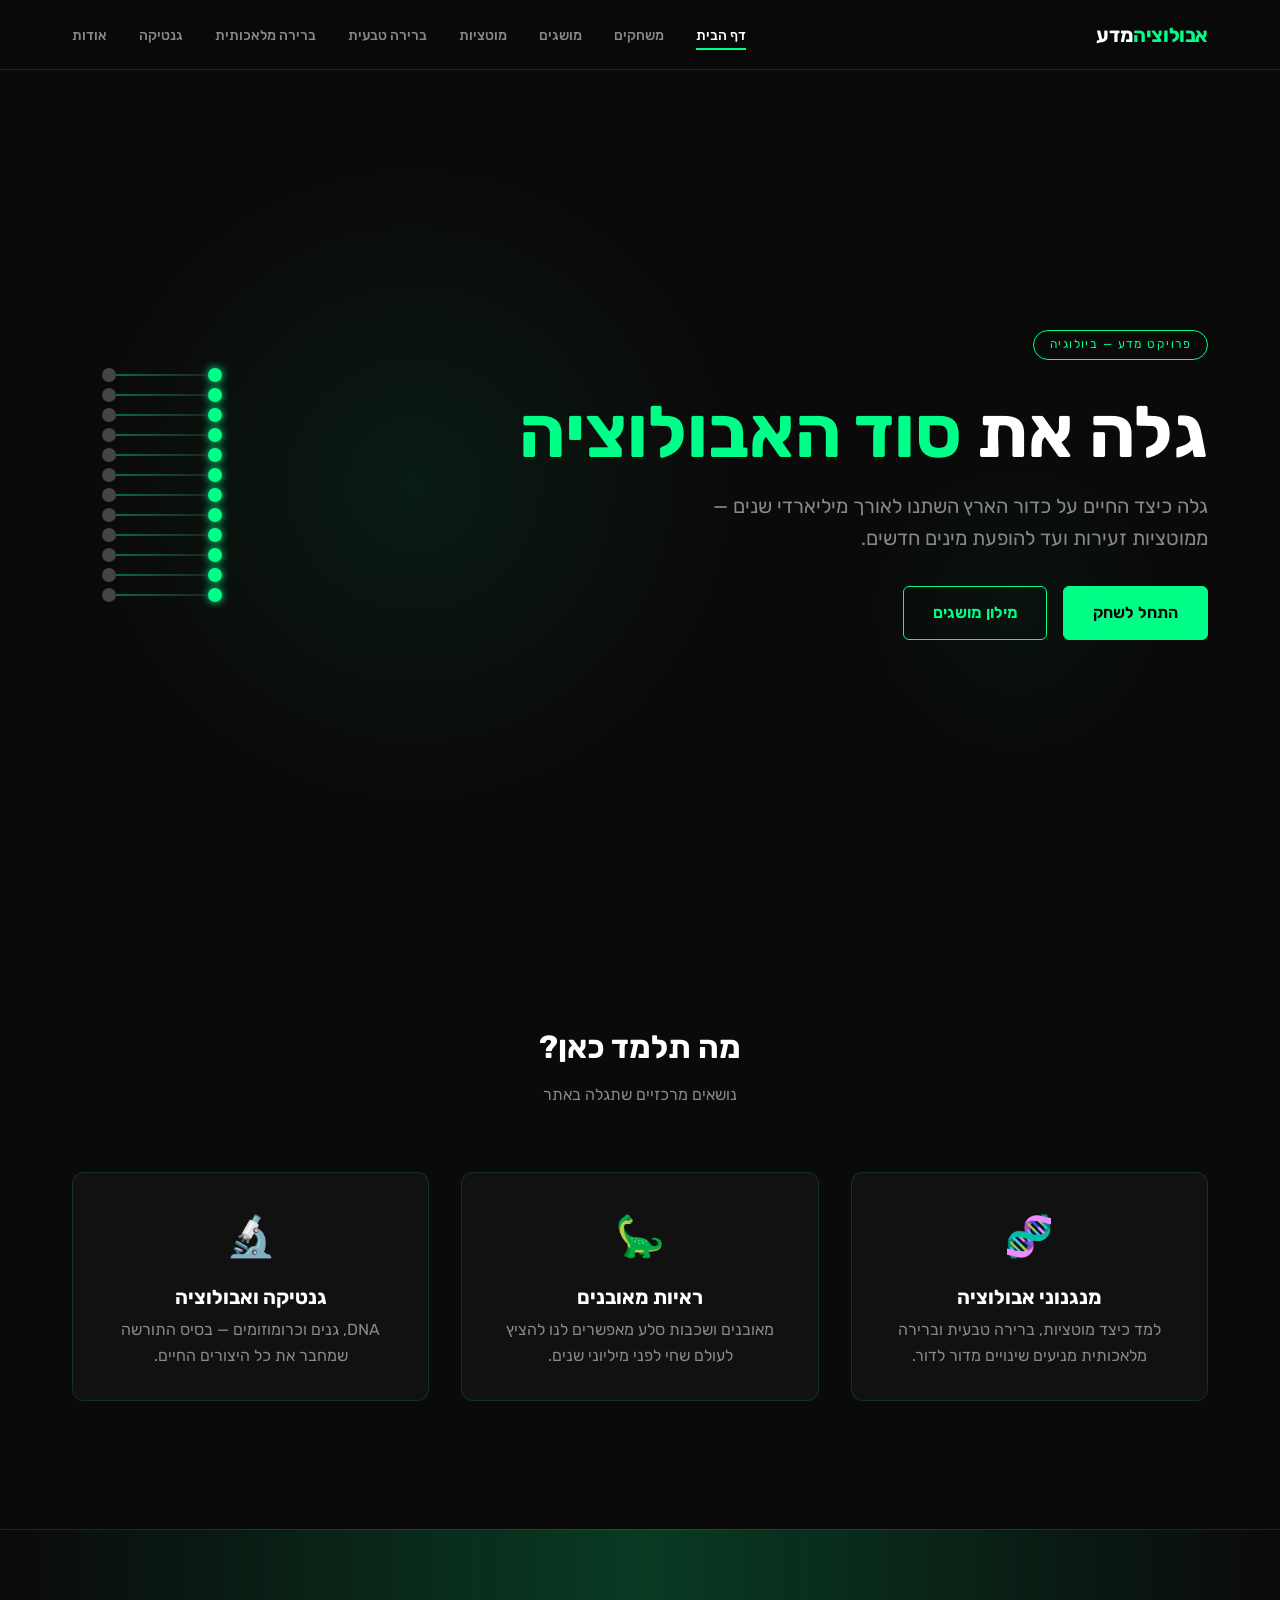
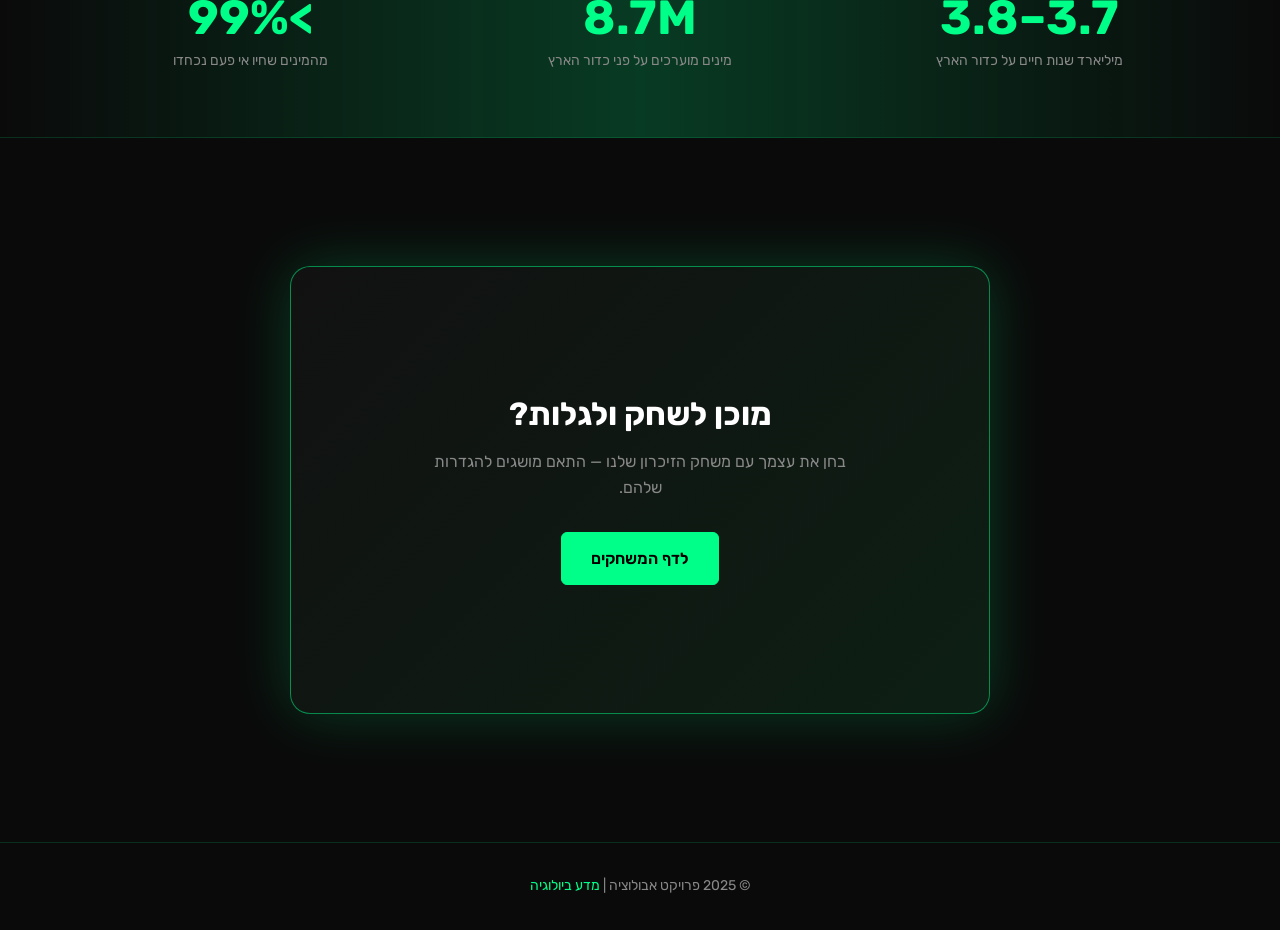
<file: index.html>
<!DOCTYPE html>
<html dir="rtl" lang="he">
<head>
  <meta charset="UTF-8">
  <meta name="viewport" content="width=device-width, initial-scale=1.0">
  <title>אבולוציה — לימוד מדע</title>
  <link rel="icon" type="image/svg+xml" href="assets/favicon.svg">
  <link rel="preconnect" href="https://fonts.googleapis.com">
  <link rel="preconnect" href="https://fonts.gstatic.com" crossorigin>
  <link href="https://fonts.googleapis.com/css2?family=Rubik:wght@300;400;500;700&display=swap" rel="stylesheet">
  <link rel="stylesheet" href="css/style.css">
</head>
<body>

  <!-- ===== NAVBAR ===== -->
  <nav class="navbar" id="navbar">
    <div class="container nav-inner flex-between">
      <a href="index.html" class="nav-logo">אבולוציה<span>מדע</span></a>
      <ul class="nav-links" id="navLinks">
        <li><a href="index.html">דף הבית</a></li>
        <li><a href="pages/games.html">משחקים</a></li>
        <li><a href="pages/glossary.html">מושגים</a></li>
        <li><a href="pages/mutations.html">מוטציות</a></li>
        <li><a href="pages/natural-selection.html">ברירה טבעית</a></li>
        <li><a href="pages/artificial-selection.html">ברירה מלאכותית</a></li>
        <li><a href="pages/genetics-heredity.html">גנטיקה</a></li>
        <li><a href="pages/about.html">אודות</a></li>
      </ul>
      <button class="nav-toggle" id="navToggle" aria-label="פתח תפריט" aria-expanded="false">
        <span></span><span></span><span></span>
      </button>
    </div>
  </nav>

  <!-- ===== HERO ===== -->
  <section class="hero">
    <div class="container">
      <div class="hero__content">
        <span class="hero__tag animate-fade-in-up">פרויקט מדע — ביולוגיה</span>
        <h1 class="hero__title animate-fade-in-up delay-1">
          גלה את <span class="text-accent">סוד האבולוציה</span>
        </h1>
        <p class="hero__subtitle text-muted animate-fade-in-up delay-2">
          גלה כיצד החיים על כדור הארץ השתנו לאורך מיליארדי שנים — ממוטציות זעירות ועד להופעת מינים חדשים.
        </p>
        <div class="hero__actions animate-fade-in-up delay-3">
          <a href="pages/games.html" class="btn btn-primary">התחל לשחק</a>
          <a href="pages/glossary.html" class="btn btn-outline">מילון מושגים</a>
        </div>
      </div>

      <div class="hero__graphic animate-float">
        <div class="dna-helix">
          <div class="dna-rung"><span class="dna-dot left"></span><span class="dna-line"></span><span class="dna-dot right"></span></div>
          <div class="dna-rung"><span class="dna-dot left"></span><span class="dna-line"></span><span class="dna-dot right"></span></div>
          <div class="dna-rung"><span class="dna-dot left"></span><span class="dna-line"></span><span class="dna-dot right"></span></div>
          <div class="dna-rung"><span class="dna-dot left"></span><span class="dna-line"></span><span class="dna-dot right"></span></div>
          <div class="dna-rung"><span class="dna-dot left"></span><span class="dna-line"></span><span class="dna-dot right"></span></div>
          <div class="dna-rung"><span class="dna-dot left"></span><span class="dna-line"></span><span class="dna-dot right"></span></div>
          <div class="dna-rung"><span class="dna-dot left"></span><span class="dna-line"></span><span class="dna-dot right"></span></div>
          <div class="dna-rung"><span class="dna-dot left"></span><span class="dna-line"></span><span class="dna-dot right"></span></div>
          <div class="dna-rung"><span class="dna-dot left"></span><span class="dna-line"></span><span class="dna-dot right"></span></div>
          <div class="dna-rung"><span class="dna-dot left"></span><span class="dna-line"></span><span class="dna-dot right"></span></div>
          <div class="dna-rung"><span class="dna-dot left"></span><span class="dna-line"></span><span class="dna-dot right"></span></div>
          <div class="dna-rung"><span class="dna-dot left"></span><span class="dna-line"></span><span class="dna-dot right"></span></div>
        </div>
      </div>
    </div>
  </section>

  <!-- ===== FEATURES ===== -->
  <section class="section features">
    <div class="container">
      <h2 class="section-title text-center reveal">מה תלמד כאן?</h2>
      <p class="section-subtitle text-muted text-center reveal delay-1">נושאים מרכזיים שתגלה באתר</p>
      <div class="grid-3">
        <div class="card feature-card reveal delay-1">
          <span class="feature-card__icon">🧬</span>
          <h3>מנגנוני אבולוציה</h3>
          <p class="text-muted">למד כיצד מוטציות, ברירה טבעית וברירה מלאכותית מניעים שינויים מדור לדור.</p>
        </div>
        <div class="card feature-card reveal delay-2">
          <span class="feature-card__icon">🦕</span>
          <h3>ראיות מאובנים</h3>
          <p class="text-muted">מאובנים ושכבות סלע מאפשרים לנו להציץ לעולם שחי לפני מיליוני שנים.</p>
        </div>
        <div class="card feature-card reveal delay-3">
          <span class="feature-card__icon">🔬</span>
          <h3>גנטיקה ואבולוציה</h3>
          <p class="text-muted">DNA, גנים וכרומוזומים — בסיס התורשה שמחבר את כל היצורים החיים.</p>
        </div>
      </div>
    </div>
  </section>

  <!-- ===== STATS BANNER ===== -->
  <section class="section stats-banner">
    <div class="container">
      <div class="grid-3 stats-grid reveal">
        <div class="stat-item">
          <span class="stat-number text-accent">3.7–3.8</span>
          <span class="stat-label text-muted">מיליארד שנות חיים על כדור הארץ</span>
        </div>
        <div class="stat-item">
          <span class="stat-number text-accent">8.7M</span>
          <span class="stat-label text-muted">מינים מוערכים על פני כדור הארץ</span>
        </div>
        <div class="stat-item">
          <span class="stat-number text-accent">&gt;99%</span>
          <span class="stat-label text-muted">מהמינים שחיו אי פעם נכחדו</span>
        </div>
      </div>
    </div>
  </section>

  <!-- ===== CTA ===== -->
  <section class="section cta-section">
    <div class="container">
      <div class="cta-card reveal">
        <h2>מוכן לשחק ולגלות?</h2>
        <p class="text-muted">בחן את עצמך עם משחק הזיכרון שלנו — התאם מושגים להגדרות שלהם.</p>
        <a href="pages/games.html" class="btn btn-primary">לדף המשחקים</a>
      </div>
    </div>
  </section>

  <!-- ===== FOOTER ===== -->
  <footer class="footer">
    <div class="container">
      <p>© 2025 פרויקט אבולוציה | <span class="accent">מדע ביולוגיה</span></p>
    </div>
  </footer>

  <script src="js/main.js"></script>
</body>
</html>
</file>
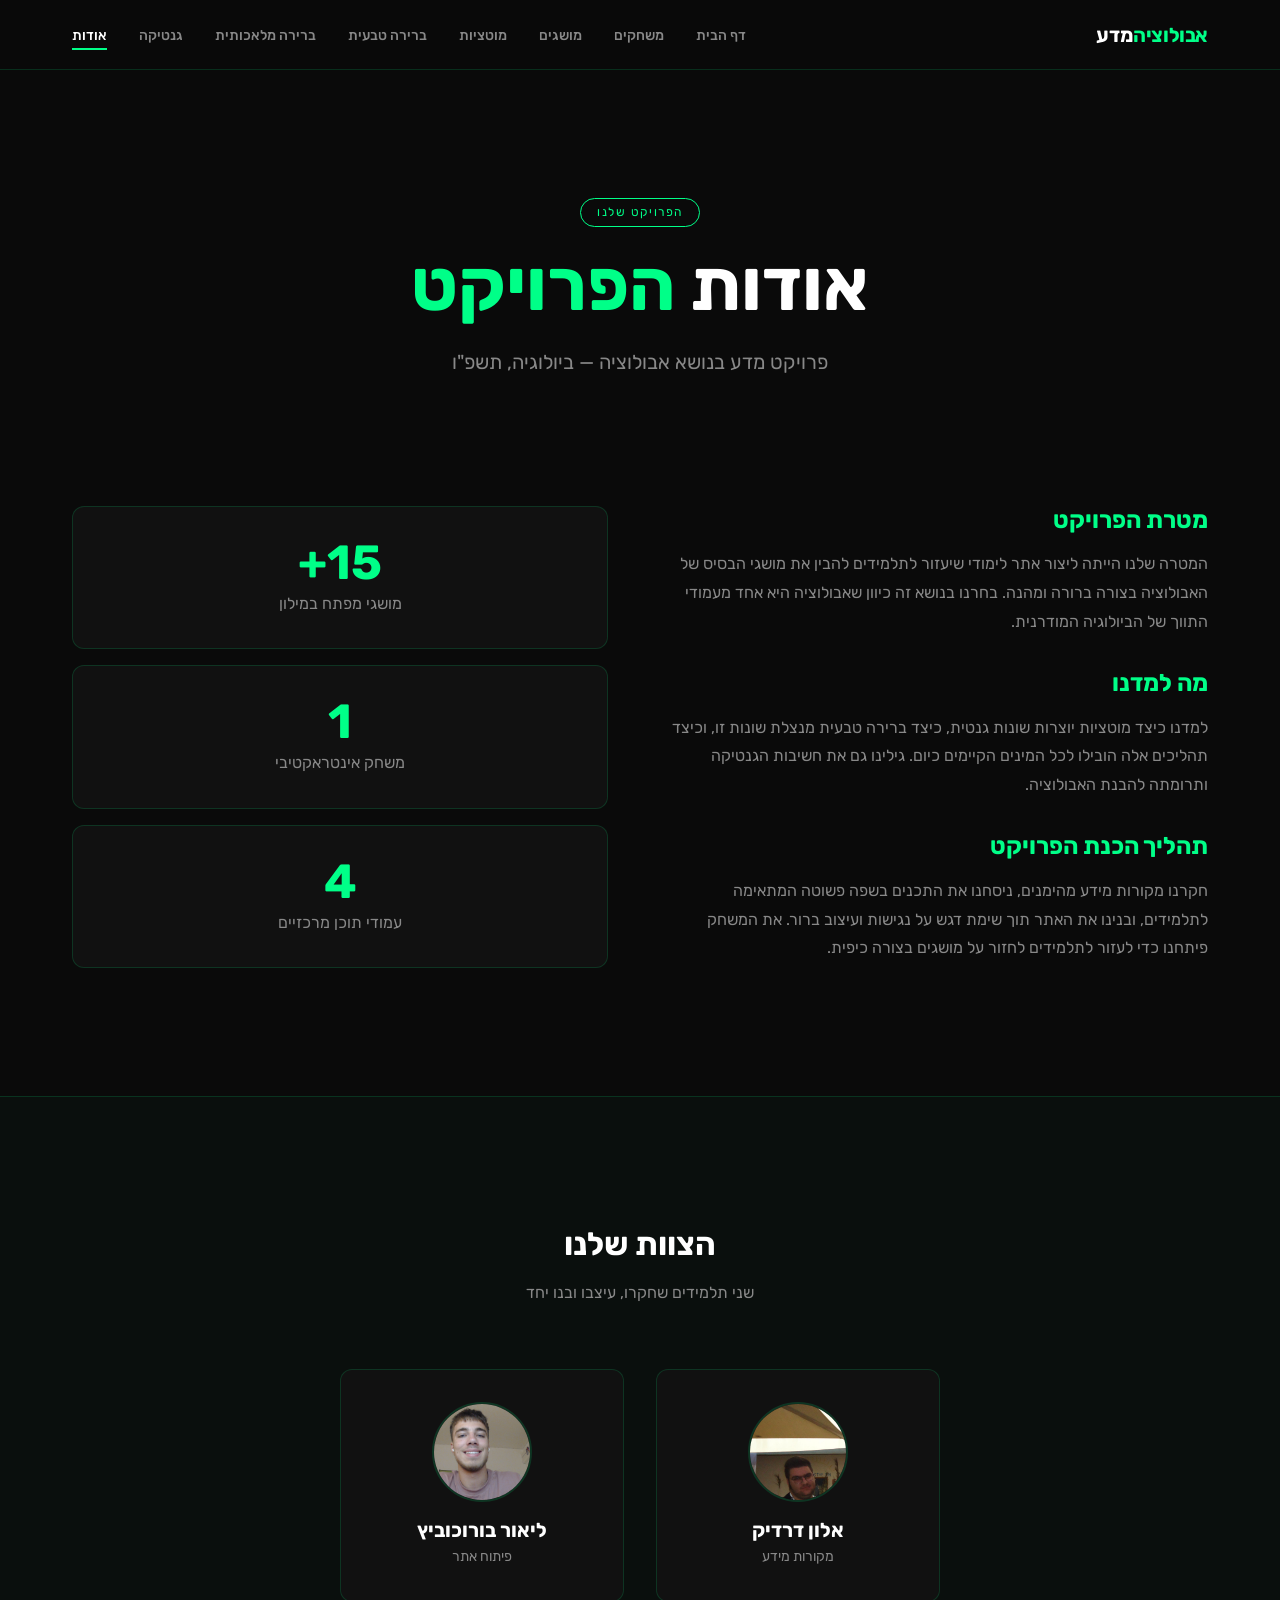
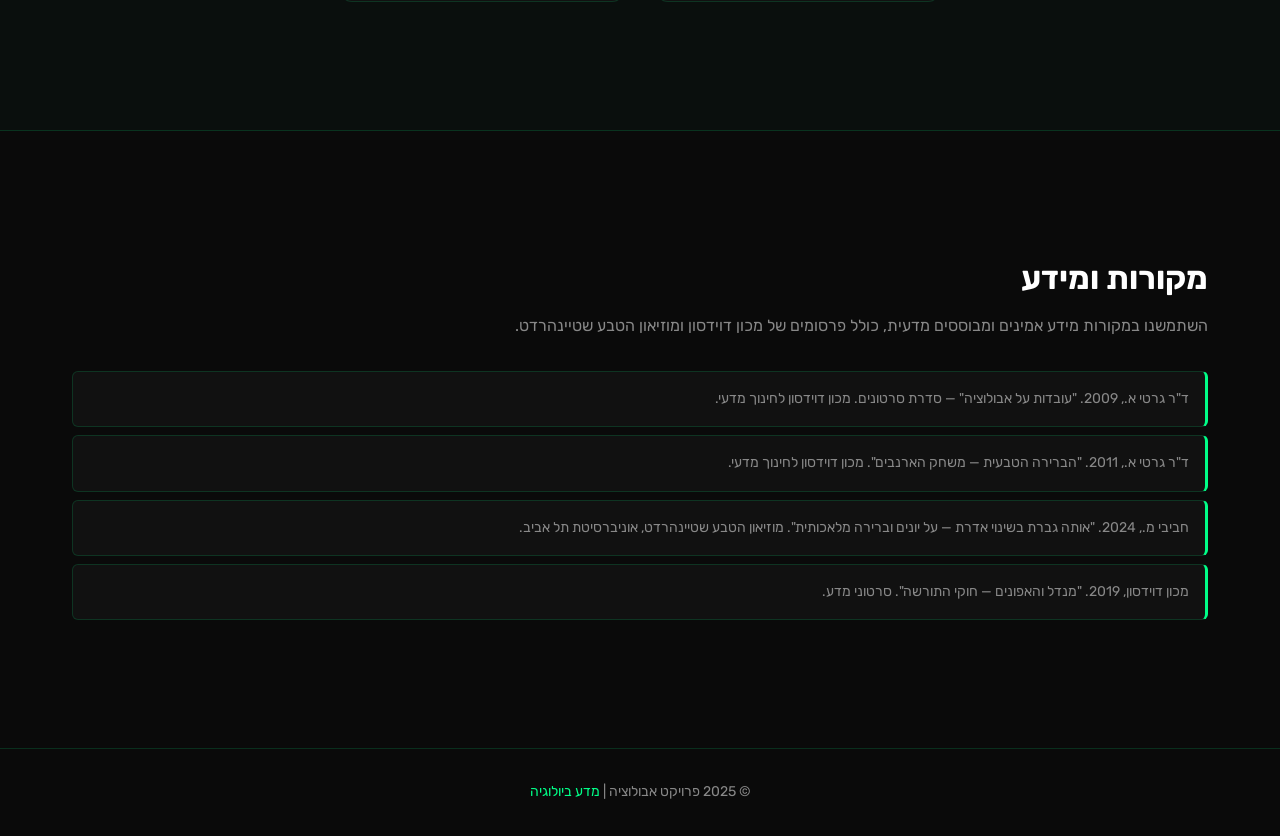
<file: pages/about.html>
<!DOCTYPE html>
<html dir="rtl" lang="he">
<head>
  <meta charset="UTF-8">
  <meta name="viewport" content="width=device-width, initial-scale=1.0">
  <title>אודות — אבולוציה</title>
  <link rel="icon" type="image/svg+xml" href="../assets/favicon.svg">
  <link rel="preconnect" href="https://fonts.googleapis.com">
  <link rel="preconnect" href="https://fonts.gstatic.com" crossorigin>
  <link href="https://fonts.googleapis.com/css2?family=Rubik:wght@300;400;500;700&display=swap" rel="stylesheet">
  <link rel="stylesheet" href="../css/style.css">
</head>
<body>

  <!-- ===== NAVBAR ===== -->
  <nav class="navbar" id="navbar">
    <div class="container nav-inner flex-between">
      <a href="../index.html" class="nav-logo">אבולוציה<span>מדע</span></a>
      <ul class="nav-links" id="navLinks">
        <li><a href="../index.html">דף הבית</a></li>
        <li><a href="games.html">משחקים</a></li>
        <li><a href="glossary.html">מושגים</a></li>
        <li><a href="mutations.html">מוטציות</a></li>
        <li><a href="natural-selection.html">ברירה טבעית</a></li>
        <li><a href="artificial-selection.html">ברירה מלאכותית</a></li>
        <li><a href="genetics-heredity.html">גנטיקה</a></li>
        <li><a href="about.html">אודות</a></li>
      </ul>
      <button class="nav-toggle" id="navToggle" aria-label="פתח תפריט" aria-expanded="false">
        <span></span><span></span><span></span>
      </button>
    </div>
  </nav>

  <!-- ===== PAGE HERO ===== -->
  <section class="page-hero">
    <div class="container">
      <span class="page-hero__tag">הפרויקט שלנו</span>
      <h1 class="page-hero__title">אודות <span class="text-accent">הפרויקט</span></h1>
      <p class="page-hero__subtitle text-muted">פרויקט מדע בנושא אבולוציה — ביולוגיה, תשפ"ו</p>
    </div>
  </section>

  <!-- ===== PROJECT INFO ===== -->
  <section class="section" style="padding-top: 0;">
    <div class="container">
      <div class="about-layout">

        <!-- Text block -->
        <div class="about-text reveal">
          <h2>מטרת הפרויקט</h2>
          <p>המטרה שלנו הייתה ליצור אתר לימודי שיעזור לתלמידים להבין את מושגי הבסיס של האבולוציה בצורה ברורה ומהנה. בחרנו בנושא זה כיוון שאבולוציה היא אחד מעמודי התווך של הביולוגיה המודרנית.</p>

          <h2>מה למדנו</h2>
          <p>למדנו כיצד מוטציות יוצרות שונות גנטית, כיצד ברירה טבעית מנצלת שונות זו, וכיצד תהליכים אלה הובילו לכל המינים הקיימים כיום. גילינו גם את חשיבות הגנטיקה ותרומתה להבנת האבולוציה.</p>

          <h2>תהליך הכנת הפרויקט</h2>
          <p>חקרנו מקורות מידע מהימנים, ניסחנו את התכנים בשפה פשוטה המתאימה לתלמידים, ובנינו את האתר תוך שימת דגש על נגישות ועיצוב ברור. את המשחק פיתחנו כדי לעזור לתלמידים לחזור על מושגים בצורה כיפית.</p>
        </div>

        <!-- Highlights -->
        <div class="about-highlights reveal delay-2">
          <div class="highlight-card card animate-glow">
            <span class="highlight-number text-accent">15+</span>
            <span class="text-muted">מושגי מפתח במילון</span>
          </div>
          <div class="highlight-card card">
            <span class="highlight-number text-accent">1</span>
            <span class="text-muted">משחק אינטראקטיבי</span>
          </div>
          <div class="highlight-card card">
            <span class="highlight-number text-accent">4</span>
            <span class="text-muted">עמודי תוכן מרכזיים</span>
          </div>
        </div>

      </div>
    </div>
  </section>

  <!-- ===== TEAM ===== -->
  <section class="section" style="background: rgba(0,255,136,0.02); border-block: 1px solid var(--border);">
    <div class="container">
      <h2 class="section-title text-center reveal">הצוות שלנו</h2>
      <p class="section-subtitle text-muted text-center reveal delay-1">שני תלמידים שחקרו, עיצבו ובנו יחד</p>
      <div class="team-grid grid-2" style="max-width: 600px; margin-inline: auto;">

        <div class="card team-card reveal delay-1">
          <div class="team-avatar">
            <img src="../assets/team-alon.jpg" alt="אלון דרדיק" class="team-photo">
          </div>
          <h3 class="team-name">אלון דרדיק</h3>
          <p class="text-muted team-role">מקורות מידע</p>
        </div>

        <div class="card team-card reveal delay-2">
          <div class="team-avatar">
            <img src="../assets/team-lior.jpg" alt="ליאור בורוכוביץ" class="team-photo">
          </div>
          <h3 class="team-name">ליאור בורוכוביץ</h3>
          <p class="text-muted team-role">פיתוח אתר</p>
        </div>

      </div>
    </div>
  </section>

  <!-- ===== SOURCES ===== -->
  <section class="section">
    <div class="container">
      <h2 class="section-title reveal">מקורות ומידע</h2>
      <p class="text-muted reveal delay-1">השתמשנו במקורות מידע אמינים ומבוססים מדעית, כולל פרסומים של מכון דוידסון ומוזיאון הטבע שטיינהרדט.</p>
      <ul class="sources-list reveal delay-2">
        <li class="source-item">ד"ר גרטי א., 2009. "עובדות על אבולוציה" — סדרת סרטונים. מכון דוידסון לחינוך מדעי.</li>
        <li class="source-item">ד"ר גרטי א., 2011. "הברירה הטבעית — משחק הארנבים". מכון דוידסון לחינוך מדעי.</li>
        <li class="source-item">חביבי מ., 2024. "אותה גברת בשינוי אדרת — על יונים וברירה מלאכותית". מוזיאון הטבע שטיינהרדט, אוניברסיטת תל אביב.</li>
        <li class="source-item">מכון דוידסון, 2019. "מנדל והאפונים — חוקי התורשה". סרטוני מדע.</li>
      </ul>
    </div>
  </section>

  <!-- ===== FOOTER ===== -->
  <footer class="footer">
    <div class="container">
      <p>© 2025 פרויקט אבולוציה | <span class="accent">מדע ביולוגיה</span></p>
    </div>
  </footer>

  <script src="../js/main.js"></script>
</body>
</html>
</file>
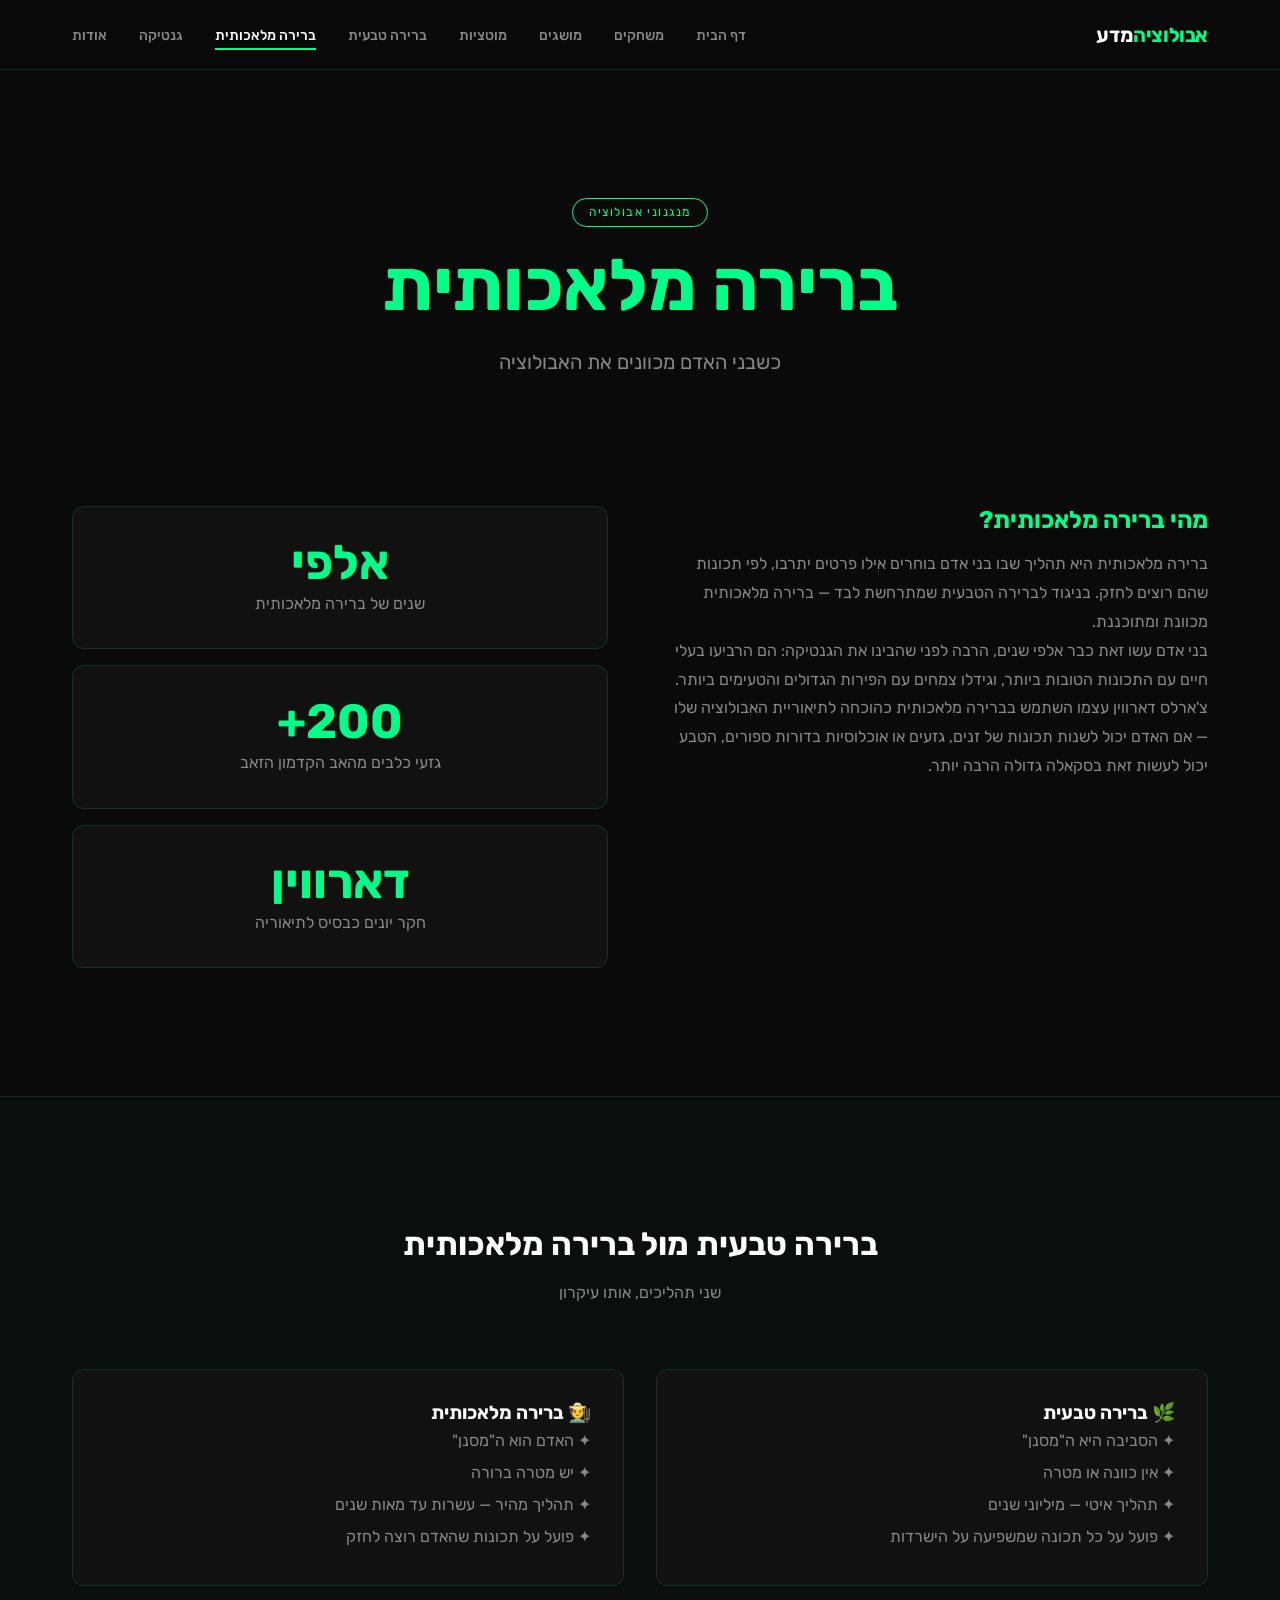
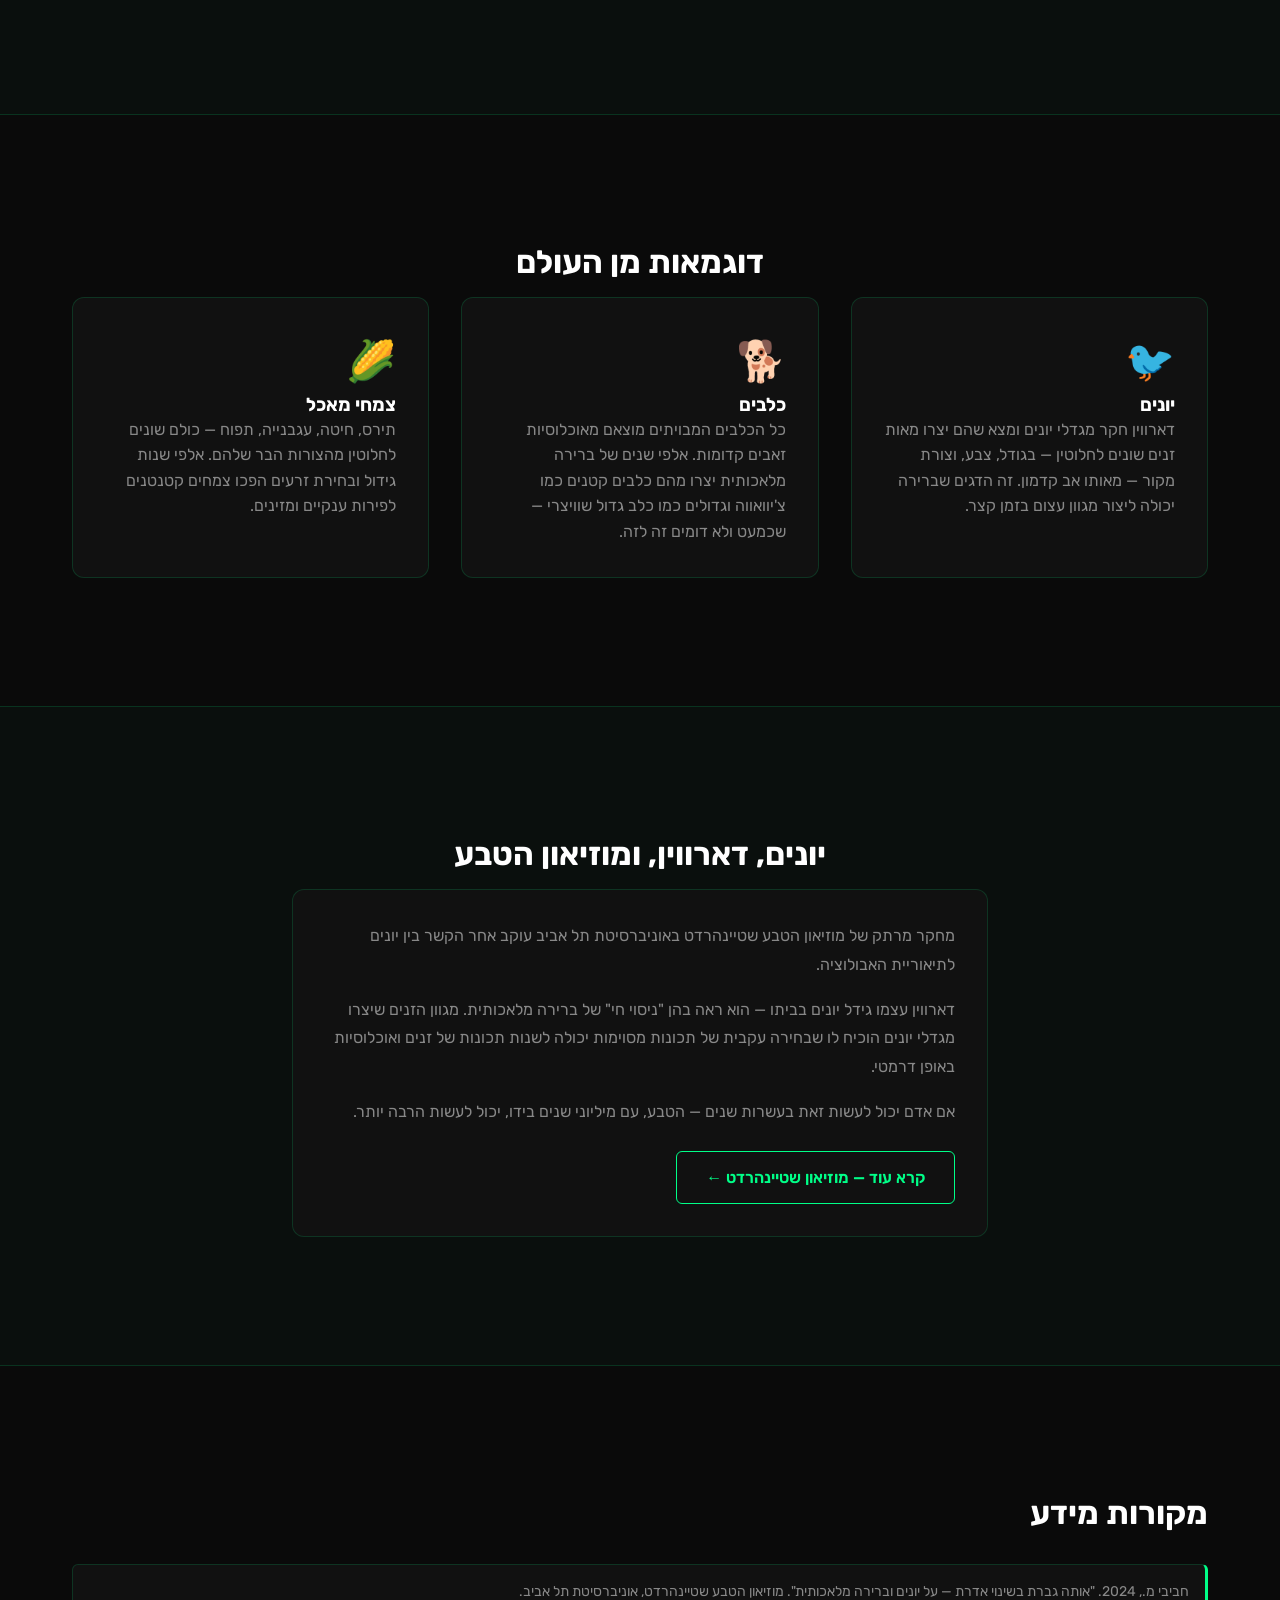
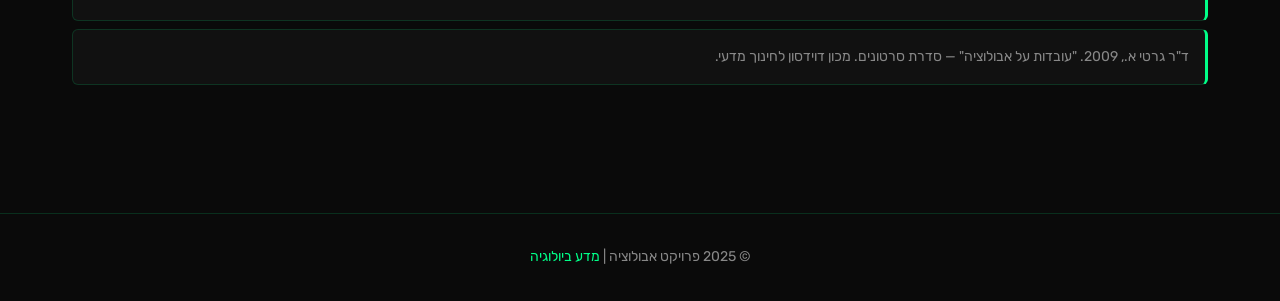
<file: pages/artificial-selection.html>
<!DOCTYPE html>
<html dir="rtl" lang="he">
<head>
  <meta charset="UTF-8">
  <meta name="viewport" content="width=device-width, initial-scale=1.0">
  <title>ברירה מלאכותית — אבולוציה</title>
  <link rel="icon" type="image/svg+xml" href="../assets/favicon.svg">
  <link rel="preconnect" href="https://fonts.googleapis.com">
  <link rel="preconnect" href="https://fonts.gstatic.com" crossorigin>
  <link href="https://fonts.googleapis.com/css2?family=Rubik:wght@300;400;500;700&display=swap" rel="stylesheet">
  <link rel="stylesheet" href="../css/style.css">
</head>
<body>

  <!-- ===== NAVBAR ===== -->
  <nav class="navbar" id="navbar">
    <div class="container nav-inner flex-between">
      <a href="../index.html" class="nav-logo">אבולוציה<span>מדע</span></a>
      <ul class="nav-links" id="navLinks">
        <li><a href="../index.html">דף הבית</a></li>
        <li><a href="games.html">משחקים</a></li>
        <li><a href="glossary.html">מושגים</a></li>
        <li><a href="mutations.html">מוטציות</a></li>
        <li><a href="natural-selection.html">ברירה טבעית</a></li>
        <li><a href="artificial-selection.html">ברירה מלאכותית</a></li>
        <li><a href="genetics-heredity.html">גנטיקה</a></li>
        <li><a href="about.html">אודות</a></li>
      </ul>
      <button class="nav-toggle" id="navToggle" aria-label="פתח תפריט" aria-expanded="false">
        <span></span><span></span><span></span>
      </button>
    </div>
  </nav>

  <!-- ===== PAGE HERO ===== -->
  <section class="page-hero">
    <div class="container">
      <span class="page-hero__tag">מנגנוני אבולוציה</span>
      <h1 class="page-hero__title"><span class="text-accent">ברירה מלאכותית</span></h1>
      <p class="page-hero__subtitle text-muted">כשבני האדם מכוונים את האבולוציה</p>
    </div>
  </section>

  <!-- ===== מהי ברירה מלאכותית ===== -->
  <section class="section" style="padding-top: 0;">
    <div class="container">
      <div class="about-layout">

        <div class="about-text reveal">
          <h2>מהי ברירה מלאכותית?</h2>
          <p>ברירה מלאכותית היא תהליך שבו בני אדם בוחרים אילו פרטים יתרבו, לפי תכונות שהם רוצים לחזק. בניגוד לברירה הטבעית שמתרחשת לבד — ברירה מלאכותית מכוונת ומתוכננת.</p>
          <p>בני אדם עשו זאת כבר אלפי שנים, הרבה לפני שהבינו את הגנטיקה: הם הרביעו בעלי חיים עם התכונות הטובות ביותר, וגידלו צמחים עם הפירות הגדולים והטעימים ביותר.</p>
          <p>צ'ארלס דארווין עצמו השתמש בברירה מלאכותית כהוכחה לתיאוריית האבולוציה שלו — אם האדם יכול לשנות תכונות של זנים, גזעים או אוכלוסיות בדורות ספורים, הטבע יכול לעשות זאת בסקאלה גדולה הרבה יותר.</p>
        </div>

        <div class="about-highlights reveal delay-2">
          <div class="highlight-card card animate-glow">
            <span class="highlight-number text-accent">אלפי</span>
            <span class="text-muted">שנים של ברירה מלאכותית</span>
          </div>
          <div class="highlight-card card">
            <span class="highlight-number text-accent">200+</span>
            <span class="text-muted">גזעי כלבים מהאב הקדמון הזאב</span>
          </div>
          <div class="highlight-card card">
            <span class="highlight-number text-accent">דארווין</span>
            <span class="text-muted">חקר יונים כבסיס לתיאוריה</span>
          </div>
        </div>

      </div>
    </div>
  </section>

  <!-- ===== השוואה ===== -->
  <section class="section" style="background: rgba(0,255,136,0.02); border-block: 1px solid var(--border);">
    <div class="container">
      <h2 class="section-title text-center reveal">ברירה טבעית מול ברירה מלאכותית</h2>
      <p class="section-subtitle text-muted text-center reveal delay-1">שני תהליכים, אותו עיקרון</p>
      <div class="grid-2">

        <div class="card reveal delay-1">
          <h3>🌿 ברירה טבעית</h3>
          <ul class="text-muted" style="list-style: none; padding: 0; line-height: 2;">
            <li>✦ הסביבה היא ה"מסנן"</li>
            <li>✦ אין כוונה או מטרה</li>
            <li>✦ תהליך איטי — מיליוני שנים</li>
            <li>✦ פועל על כל תכונה שמשפיעה על הישרדות</li>
          </ul>
        </div>

        <div class="card reveal delay-2">
          <h3>🧑‍🌾 ברירה מלאכותית</h3>
          <ul class="text-muted" style="list-style: none; padding: 0; line-height: 2;">
            <li>✦ האדם הוא ה"מסנן"</li>
            <li>✦ יש מטרה ברורה</li>
            <li>✦ תהליך מהיר — עשרות עד מאות שנים</li>
            <li>✦ פועל על תכונות שהאדם רוצה לחזק</li>
          </ul>
        </div>

      </div>
    </div>
  </section>

  <!-- ===== דוגמאות ===== -->
  <section class="section">
    <div class="container">
      <h2 class="section-title text-center reveal">דוגמאות מן העולם</h2>
      <div class="grid-3">

        <div class="card reveal delay-1">
          <span style="font-size: 2.5rem;">🐦</span>
          <h3>יונים</h3>
          <p class="text-muted">דארווין חקר מגדלי יונים ומצא שהם יצרו מאות זנים שונים לחלוטין — בגודל, צבע, וצורת מקור — מאותו אב קדמון. זה הדגים שברירה יכולה ליצור מגוון עצום בזמן קצר.</p>
        </div>

        <div class="card reveal delay-2">
          <span style="font-size: 2.5rem;">🐕</span>
          <h3>כלבים</h3>
          <p class="text-muted">כל הכלבים המבויתים מוצאם מאוכלוסיות זאבים קדומות. אלפי שנים של ברירה מלאכותית יצרו מהם כלבים קטנים כמו צ'יוואווה וגדולים כמו כלב גדול שוויצרי — שכמעט ולא דומים זה לזה.</p>
        </div>

        <div class="card reveal delay-3">
          <span style="font-size: 2.5rem;">🌽</span>
          <h3>צמחי מאכל</h3>
          <p class="text-muted">תירס, חיטה, עגבנייה, תפוח — כולם שונים לחלוטין מהצורות הבר שלהם. אלפי שנות גידול ובחירת זרעים הפכו צמחים קטנטנים לפירות ענקיים ומזינים.</p>
        </div>

      </div>
    </div>
  </section>

  <!-- ===== יונים ודארווין ===== -->
  <section class="section" style="background: rgba(0,255,136,0.02); border-block: 1px solid var(--border);">
    <div class="container">
      <h2 class="section-title text-center reveal">יונים, דארווין, ומוזיאון הטבע</h2>
      <div class="container" style="max-width: 760px;">
        <div class="card reveal delay-1">
          <p class="text-muted" style="line-height: 1.8;">מחקר מרתק של מוזיאון הטבע שטיינהרדט באוניברסיטת תל אביב עוקב אחר הקשר בין יונים לתיאוריית האבולוציה.</p>
          <p class="text-muted" style="line-height: 1.8; margin-top: 1rem;">דארווין עצמו גידל יונים בביתו — הוא ראה בהן "ניסוי חי" של ברירה מלאכותית. מגוון הזנים שיצרו מגדלי יונים הוכיח לו שבחירה עקבית של תכונות מסוימות יכולה לשנות תכונות של זנים ואוכלוסיות באופן דרמטי.</p>
          <p class="text-muted" style="line-height: 1.8; margin-top: 1rem;">אם אדם יכול לעשות זאת בעשרות שנים — הטבע, עם מיליוני שנים בידו, יכול לעשות הרבה יותר.</p>
          <a href="https://smnh.tau.ac.il/learn/darwins_pigeons/" class="btn btn-outline" style="margin-top: 1.5rem;" target="_blank" rel="noopener">קרא עוד — מוזיאון שטיינהרדט ←</a>
        </div>
      </div>
    </div>
  </section>

  <!-- ===== מקורות ===== -->
  <section class="section">
    <div class="container">
      <h2 class="section-title reveal">מקורות מידע</h2>
      <ul class="sources-list reveal delay-1">
        <li class="source-item">חביבי מ., 2024. "אותה גברת בשינוי אדרת — על יונים וברירה מלאכותית". מוזיאון הטבע שטיינהרדט, אוניברסיטת תל אביב.</li>
        <li class="source-item">ד"ר גרטי א., 2009. "עובדות על אבולוציה" — סדרת סרטונים. מכון דוידסון לחינוך מדעי.</li>
      </ul>
    </div>
  </section>

  <!-- ===== FOOTER ===== -->
  <footer class="footer">
    <div class="container">
      <p>© 2025 פרויקט אבולוציה | <span class="accent">מדע ביולוגיה</span></p>
    </div>
  </footer>

  <script src="../js/main.js"></script>
</body>
</html>
</file>
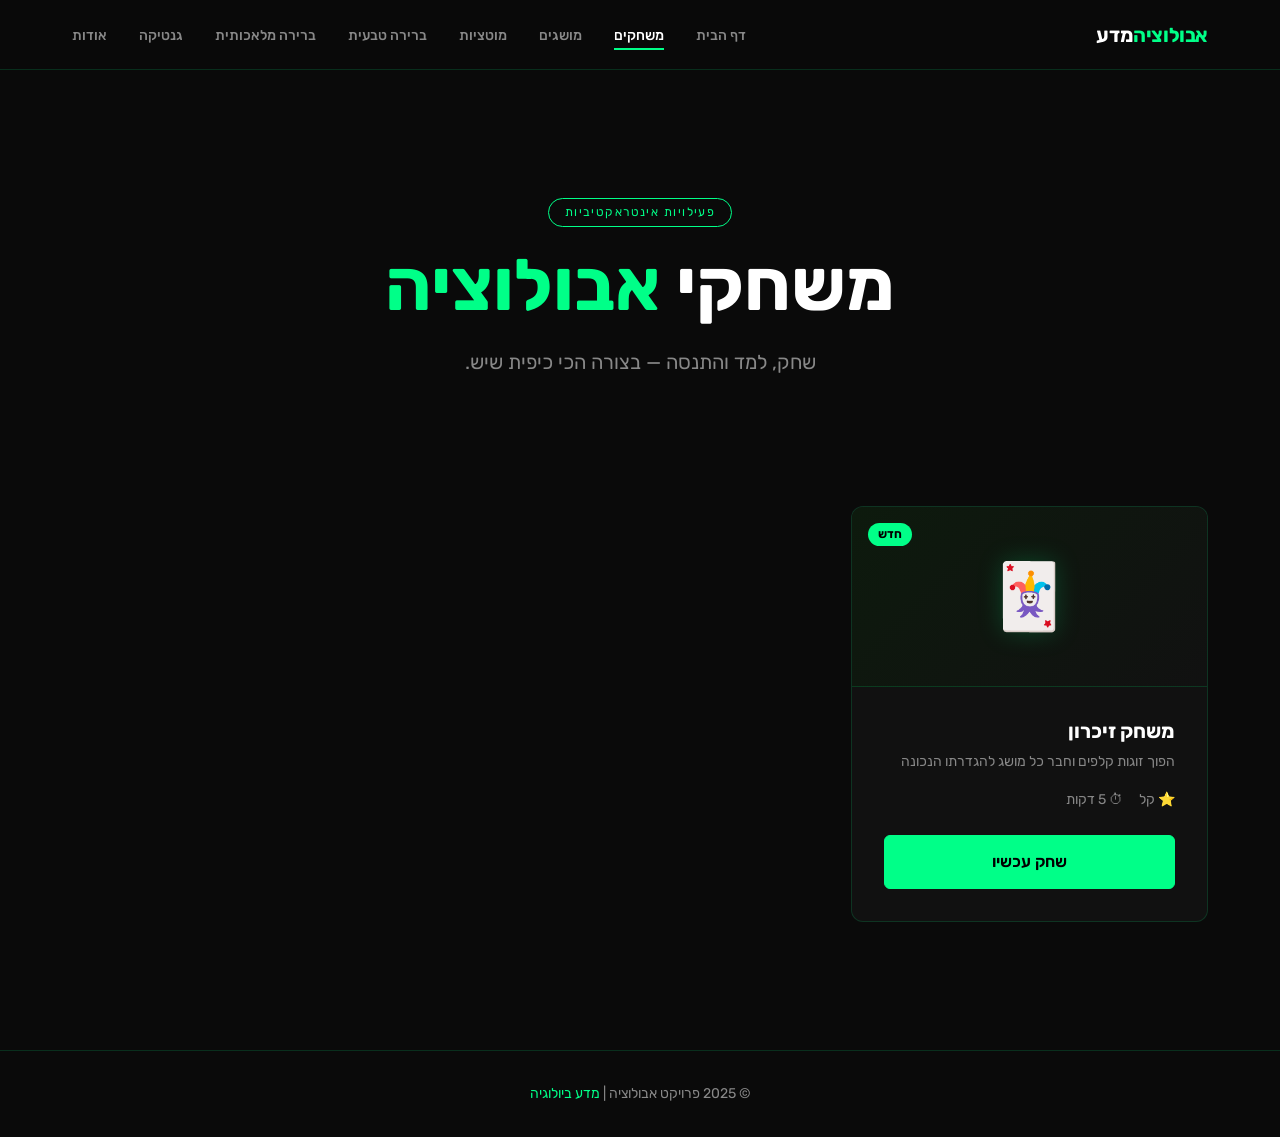
<file: pages/games.html>
<!DOCTYPE html>
<html dir="rtl" lang="he">
<head>
  <meta charset="UTF-8">
  <meta name="viewport" content="width=device-width, initial-scale=1.0">
  <title>משחקים — אבולוציה</title>
  <link rel="icon" type="image/svg+xml" href="../assets/favicon.svg">
  <link rel="preconnect" href="https://fonts.googleapis.com">
  <link rel="preconnect" href="https://fonts.gstatic.com" crossorigin>
  <link href="https://fonts.googleapis.com/css2?family=Rubik:wght@300;400;500;700&display=swap" rel="stylesheet">
  <link rel="stylesheet" href="../css/style.css">
  <link rel="stylesheet" href="../css/games.css">
</head>
<body>

  <!-- ===== NAVBAR ===== -->
  <nav class="navbar" id="navbar">
    <div class="container nav-inner flex-between">
      <a href="../index.html" class="nav-logo">אבולוציה<span>מדע</span></a>
      <ul class="nav-links" id="navLinks">
        <li><a href="../index.html">דף הבית</a></li>
        <li><a href="games.html">משחקים</a></li>
        <li><a href="glossary.html">מושגים</a></li>
        <li><a href="mutations.html">מוטציות</a></li>
        <li><a href="natural-selection.html">ברירה טבעית</a></li>
        <li><a href="artificial-selection.html">ברירה מלאכותית</a></li>
        <li><a href="genetics-heredity.html">גנטיקה</a></li>
        <li><a href="about.html">אודות</a></li>
      </ul>
      <button class="nav-toggle" id="navToggle" aria-label="פתח תפריט" aria-expanded="false">
        <span></span><span></span><span></span>
      </button>
    </div>
  </nav>

  <!-- ===== PAGE HERO ===== -->
  <section class="page-hero">
    <div class="container">
      <span class="page-hero__tag">פעילויות אינטראקטיביות</span>
      <h1 class="page-hero__title">משחקי <span class="text-accent">אבולוציה</span></h1>
      <p class="page-hero__subtitle text-muted">שחק, למד והתנסה — בצורה הכי כיפית שיש.</p>
    </div>
  </section>

  <!-- ===== GAMES GRID ===== -->
  <section class="section" style="padding-top: 0;">
    <div class="container">
      <div class="games-grid">

        <div class="card game-card reveal">
          <div class="game-card__preview">
            <div class="game-preview-placeholder">🃏</div>
            <span class="game-badge">חדש</span>
          </div>
          <div class="game-card__body">
            <h3 class="game-card__title">משחק זיכרון</h3>
            <p class="game-card__desc">הפוך זוגות קלפים וחבר כל מושג להגדרתו הנכונה</p>
            <div class="game-card__meta">
              <span>⭐ קל</span>
              <span>⏱ 5 דקות</span>
            </div>
            <a href="memory-game.html" class="btn btn-primary">שחק עכשיו</a>
          </div>
        </div>

      </div><!-- /games-grid -->
    </div>
  </section>

  <!-- ===== FOOTER ===== -->
  <footer class="footer">
    <div class="container">
      <p>© 2025 פרויקט אבולוציה | <span class="accent">מדע ביולוגיה</span></p>
    </div>
  </footer>

  <script src="../js/main.js"></script>
</body>
</html>
</file>
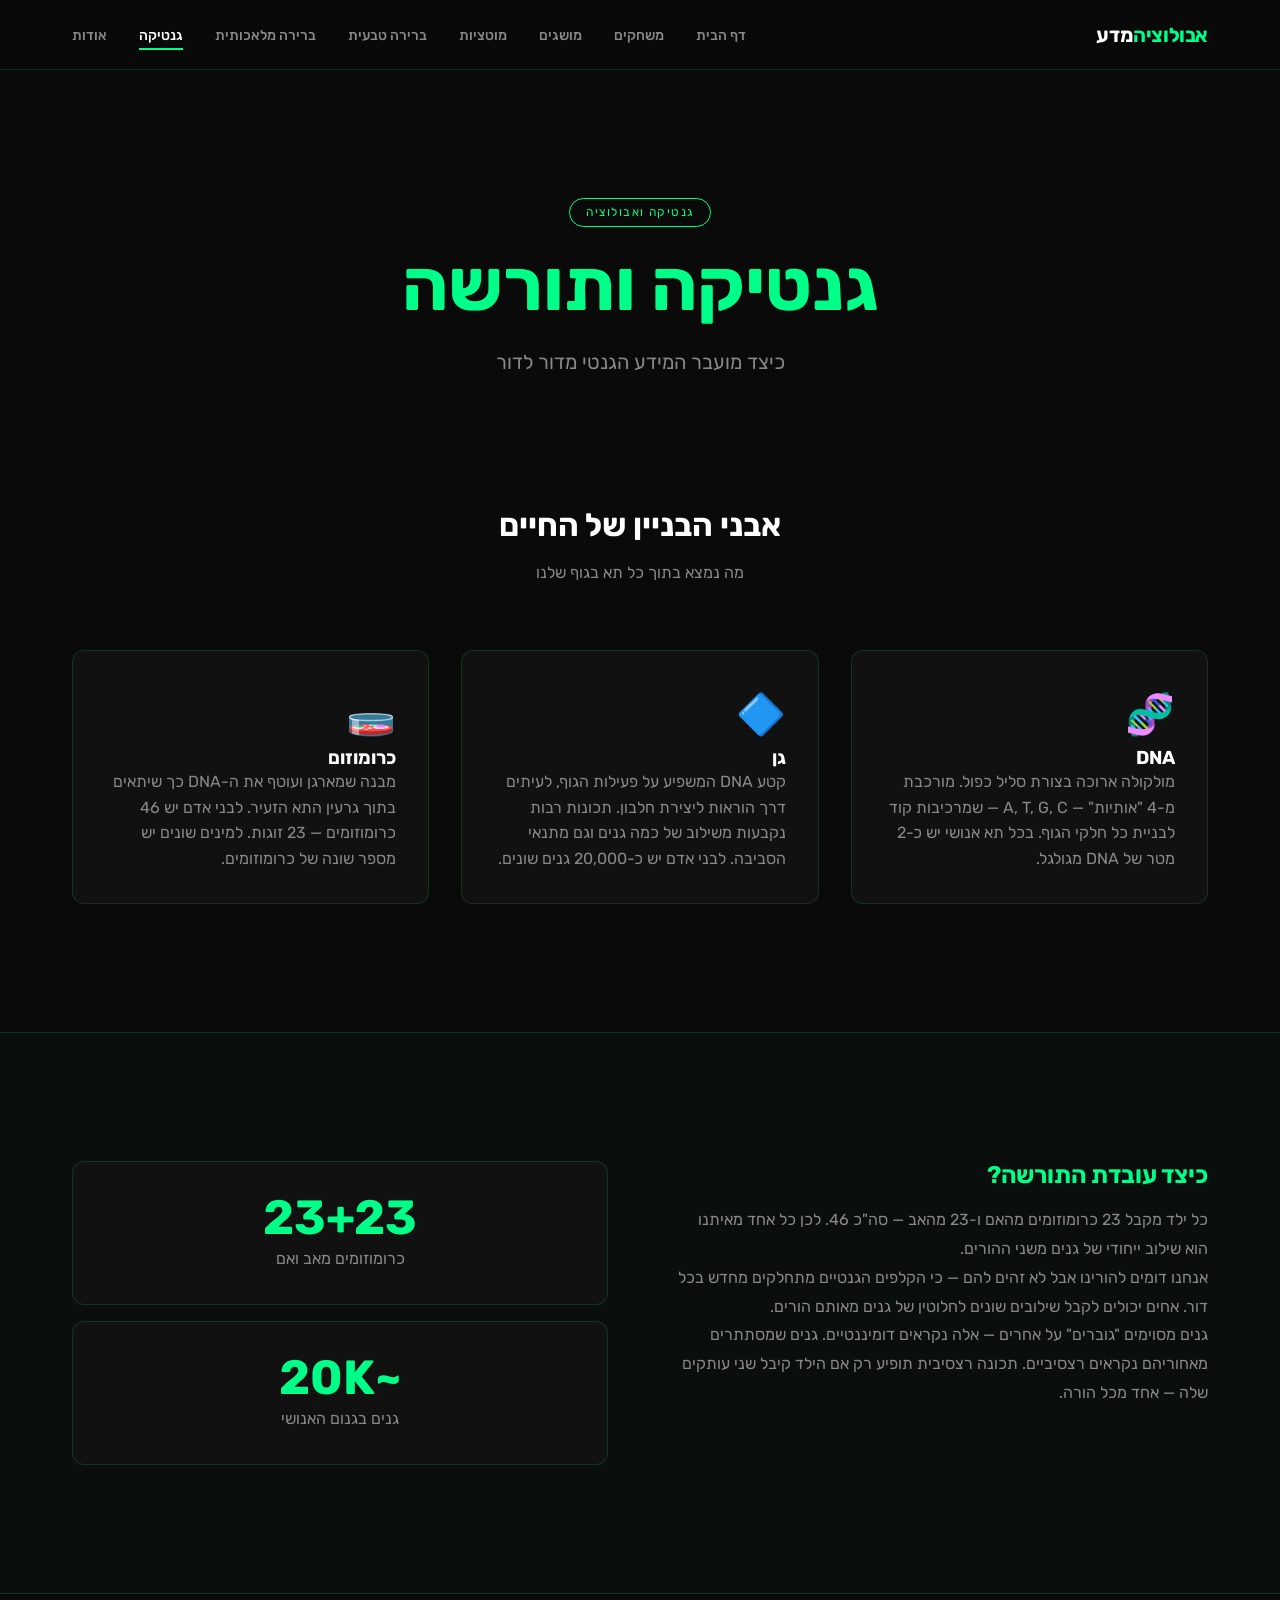
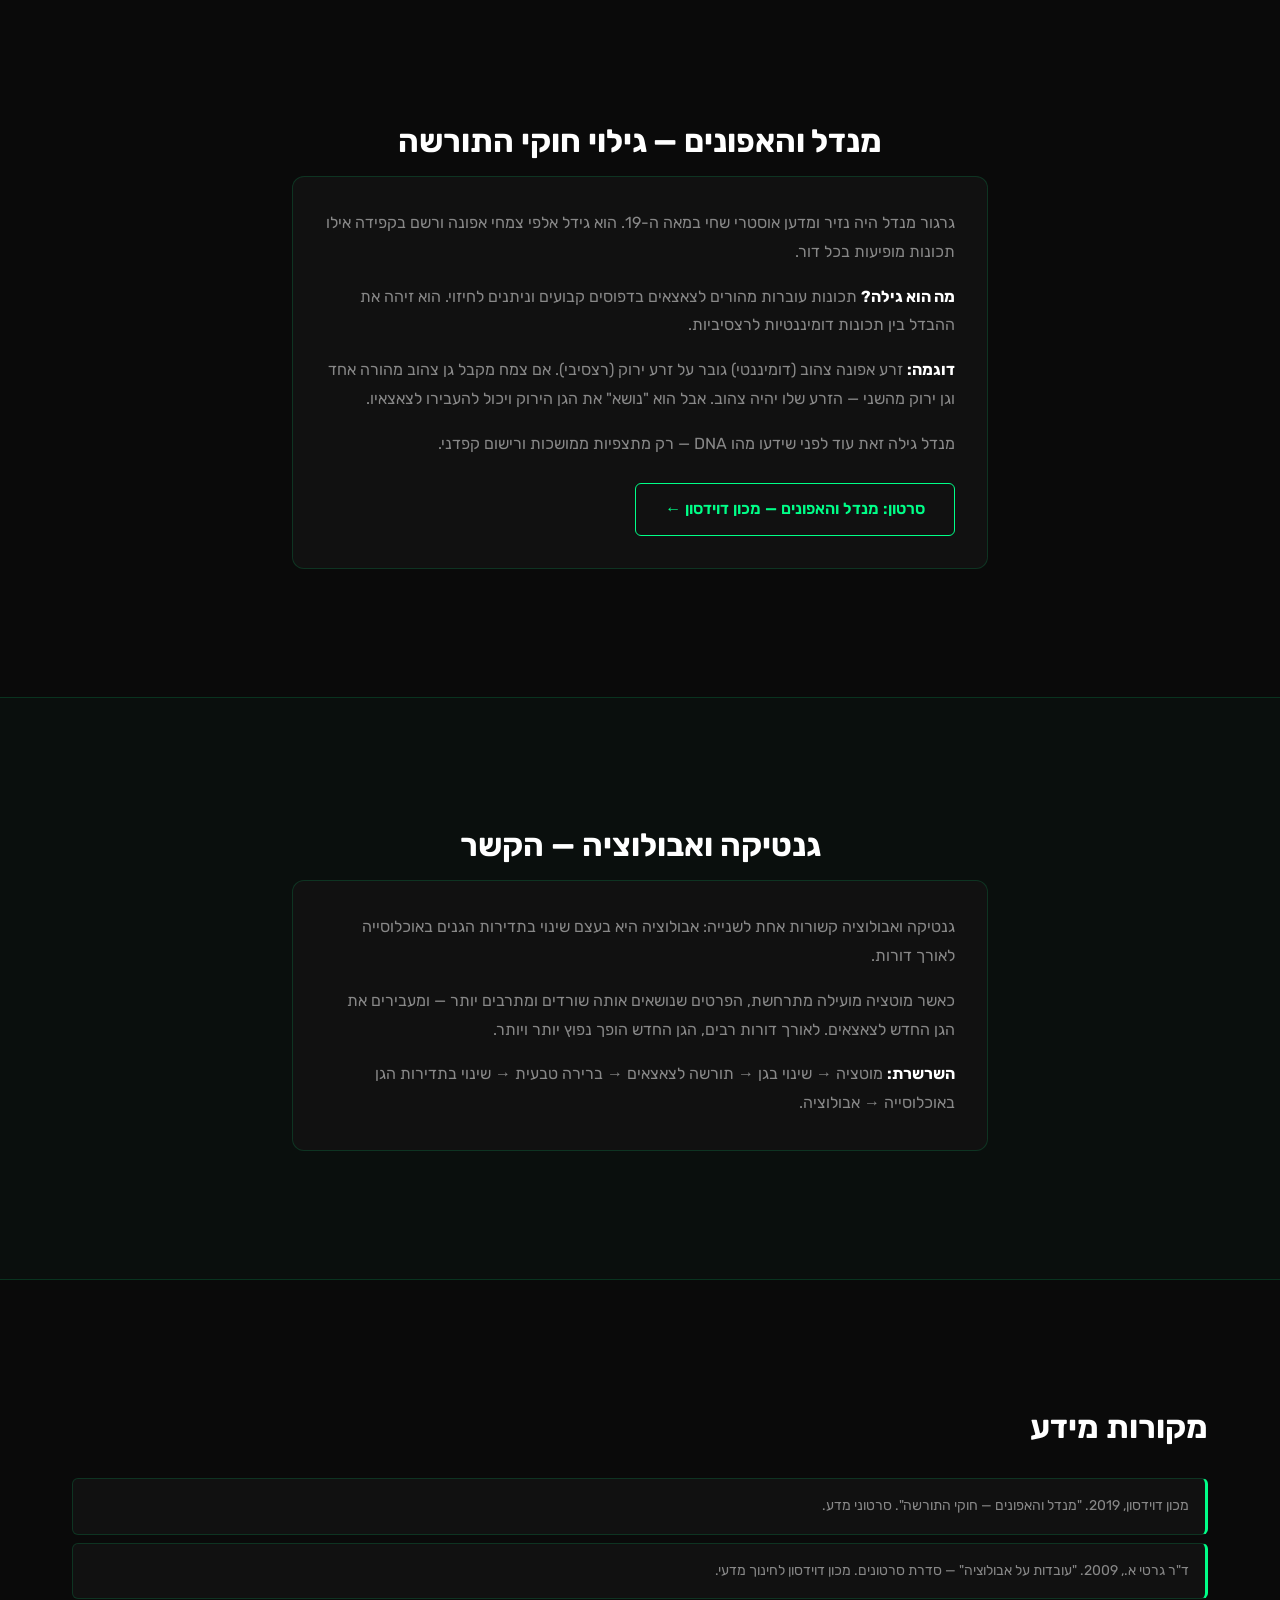
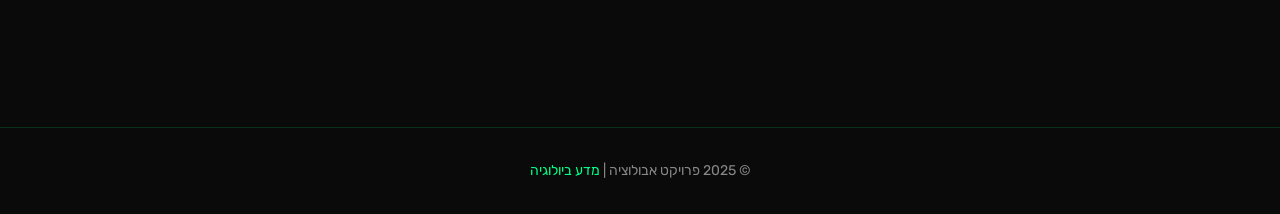
<file: pages/genetics-heredity.html>
<!DOCTYPE html>
<html dir="rtl" lang="he">
<head>
  <meta charset="UTF-8">
  <meta name="viewport" content="width=device-width, initial-scale=1.0">
  <title>גנטיקה ותורשה — אבולוציה</title>
  <link rel="icon" type="image/svg+xml" href="../assets/favicon.svg">
  <link rel="preconnect" href="https://fonts.googleapis.com">
  <link rel="preconnect" href="https://fonts.gstatic.com" crossorigin>
  <link href="https://fonts.googleapis.com/css2?family=Rubik:wght@300;400;500;700&display=swap" rel="stylesheet">
  <link rel="stylesheet" href="../css/style.css">
</head>
<body>

  <!-- ===== NAVBAR ===== -->
  <nav class="navbar" id="navbar">
    <div class="container nav-inner flex-between">
      <a href="../index.html" class="nav-logo">אבולוציה<span>מדע</span></a>
      <ul class="nav-links" id="navLinks">
        <li><a href="../index.html">דף הבית</a></li>
        <li><a href="games.html">משחקים</a></li>
        <li><a href="glossary.html">מושגים</a></li>
        <li><a href="mutations.html">מוטציות</a></li>
        <li><a href="natural-selection.html">ברירה טבעית</a></li>
        <li><a href="artificial-selection.html">ברירה מלאכותית</a></li>
        <li><a href="genetics-heredity.html">גנטיקה</a></li>
        <li><a href="about.html">אודות</a></li>
      </ul>
      <button class="nav-toggle" id="navToggle" aria-label="פתח תפריט" aria-expanded="false">
        <span></span><span></span><span></span>
      </button>
    </div>
  </nav>

  <!-- ===== PAGE HERO ===== -->
  <section class="page-hero">
    <div class="container">
      <span class="page-hero__tag">גנטיקה ואבולוציה</span>
      <h1 class="page-hero__title"><span class="text-accent">גנטיקה ותורשה</span></h1>
      <p class="page-hero__subtitle text-muted">כיצד מועבר המידע הגנטי מדור לדור</p>
    </div>
  </section>

  <!-- ===== אבני הבניין ===== -->
  <section class="section" style="padding-top: 0;">
    <div class="container">
      <h2 class="section-title text-center reveal">אבני הבניין של החיים</h2>
      <p class="section-subtitle text-muted text-center reveal delay-1">מה נמצא בתוך כל תא בגוף שלנו</p>
      <div class="grid-3">

        <div class="card reveal delay-1">
          <span style="font-size: 2.5rem;">🧬</span>
          <h3>DNA</h3>
          <p class="text-muted">מולקולה ארוכה בצורת סליל כפול. מורכבת מ-4 "אותיות" — A, T, G, C — שמרכיבות קוד לבניית כל חלקי הגוף. בכל תא אנושי יש כ-2 מטר של DNA מגולגל.</p>
        </div>

        <div class="card reveal delay-2">
          <span style="font-size: 2.5rem;">🔷</span>
          <h3>גן</h3>
          <p class="text-muted">קטע DNA המשפיע על פעילות הגוף, לעיתים דרך הוראות ליצירת חלבון. תכונות רבות נקבעות משילוב של כמה גנים וגם מתנאי הסביבה. לבני אדם יש כ-20,000 גנים שונים.</p>
        </div>

        <div class="card reveal delay-3">
          <span style="font-size: 2.5rem;">🧫</span>
          <h3>כרומוזום</h3>
          <p class="text-muted">מבנה שמארגן ועוטף את ה-DNA כך שיתאים בתוך גרעין התא הזעיר. לבני אדם יש 46 כרומוזומים — 23 זוגות. למינים שונים יש מספר שונה של כרומוזומים.</p>
        </div>

      </div>
    </div>
  </section>

  <!-- ===== כיצד עובדת תורשה ===== -->
  <section class="section" style="background: rgba(0,255,136,0.02); border-block: 1px solid var(--border);">
    <div class="container">
      <div class="about-layout">

        <div class="about-text reveal">
          <h2>כיצד עובדת התורשה?</h2>
          <p>כל ילד מקבל 23 כרומוזומים מהאם ו-23 מהאב — סה"כ 46. לכן כל אחד מאיתנו הוא שילוב ייחודי של גנים משני ההורים.</p>
          <p>אנחנו דומים להורינו אבל לא זהים להם — כי הקלפים הגנטיים מתחלקים מחדש בכל דור. אחים יכולים לקבל שילובים שונים לחלוטין של גנים מאותם הורים.</p>
          <p>גנים מסוימים "גוברים" על אחרים — אלה נקראים דומיננטיים. גנים שמסתתרים מאחוריהם נקראים רצסיביים. תכונה רצסיבית תופיע רק אם הילד קיבל שני עותקים שלה — אחד מכל הורה.</p>
        </div>

        <div class="about-highlights reveal delay-2">
          <div class="highlight-card card animate-glow">
            <span class="highlight-number text-accent">23+23</span>
            <span class="text-muted">כרומוזומים מאב ואם</span>
          </div>
          <div class="highlight-card card">
            <span class="highlight-number text-accent">~20K</span>
            <span class="text-muted">גנים בגנום האנושי</span>
          </div>
        </div>

      </div>
    </div>
  </section>

  <!-- ===== מנדל ===== -->
  <section class="section">
    <div class="container">
      <h2 class="section-title text-center reveal">מנדל והאפונים — גילוי חוקי התורשה</h2>
      <div class="container" style="max-width: 760px;">
        <div class="card reveal delay-1">
          <p class="text-muted" style="line-height: 1.8;">גרגור מנדל היה נזיר ומדען אוסטרי שחי במאה ה-19. הוא גידל אלפי צמחי אפונה ורשם בקפידה אילו תכונות מופיעות בכל דור.</p>
          <p class="text-muted" style="line-height: 1.8; margin-top: 1rem;"><strong style="color: var(--text);">מה הוא גילה?</strong> תכונות עוברות מהורים לצאצאים בדפוסים קבועים וניתנים לחיזוי. הוא זיהה את ההבדל בין תכונות דומיננטיות לרצסיביות.</p>
          <p class="text-muted" style="line-height: 1.8; margin-top: 1rem;"><strong style="color: var(--text);">דוגמה:</strong> זרע אפונה צהוב (דומיננטי) גובר על זרע ירוק (רצסיבי). אם צמח מקבל גן צהוב מהורה אחד וגן ירוק מהשני — הזרע שלו יהיה צהוב. אבל הוא "נושא" את הגן הירוק ויכול להעבירו לצאצאיו.</p>
          <p class="text-muted" style="line-height: 1.8; margin-top: 1rem;">מנדל גילה זאת עוד לפני שידעו מהו DNA — רק מתצפיות ממושכות ורישום קפדני.</p>
          <a href="https://youtu.be/Astv7HswZLc?si=3npXRfzIo8pUplgP" class="btn btn-outline" style="margin-top: 1.5rem;" target="_blank" rel="noopener">סרטון: מנדל והאפונים — מכון דוידסון ←</a>
        </div>
      </div>
    </div>
  </section>

  <!-- ===== קשר לאבולוציה ===== -->
  <section class="section" style="background: rgba(0,255,136,0.02); border-block: 1px solid var(--border);">
    <div class="container">
      <h2 class="section-title text-center reveal">גנטיקה ואבולוציה — הקשר</h2>
      <div class="container" style="max-width: 760px;">
        <div class="card reveal delay-1">
          <p class="text-muted" style="line-height: 1.8;">גנטיקה ואבולוציה קשורות אחת לשנייה: אבולוציה היא בעצם שינוי בתדירות הגנים באוכלוסייה לאורך דורות.</p>
          <p class="text-muted" style="line-height: 1.8; margin-top: 1rem;">כאשר מוטציה מועילה מתרחשת, הפרטים שנושאים אותה שורדים ומתרבים יותר — ומעבירים את הגן החדש לצאצאים. לאורך דורות רבים, הגן החדש הופך נפוץ יותר ויותר.</p>
          <p class="text-muted" style="line-height: 1.8; margin-top: 1rem;"><strong style="color: var(--text);">השרשרת:</strong> מוטציה → שינוי בגן → תורשה לצאצאים → ברירה טבעית → שינוי בתדירות הגן באוכלוסייה → אבולוציה.</p>
        </div>
      </div>
    </div>
  </section>

  <!-- ===== מקורות ===== -->
  <section class="section">
    <div class="container">
      <h2 class="section-title reveal">מקורות מידע</h2>
      <ul class="sources-list reveal delay-1">
        <li class="source-item">מכון דוידסון, 2019. "מנדל והאפונים — חוקי התורשה". סרטוני מדע.</li>
        <li class="source-item">ד"ר גרטי א., 2009. "עובדות על אבולוציה" — סדרת סרטונים. מכון דוידסון לחינוך מדעי.</li>
      </ul>
    </div>
  </section>

  <!-- ===== FOOTER ===== -->
  <footer class="footer">
    <div class="container">
      <p>© 2025 פרויקט אבולוציה | <span class="accent">מדע ביולוגיה</span></p>
    </div>
  </footer>

  <script src="../js/main.js"></script>
</body>
</html>
</file>
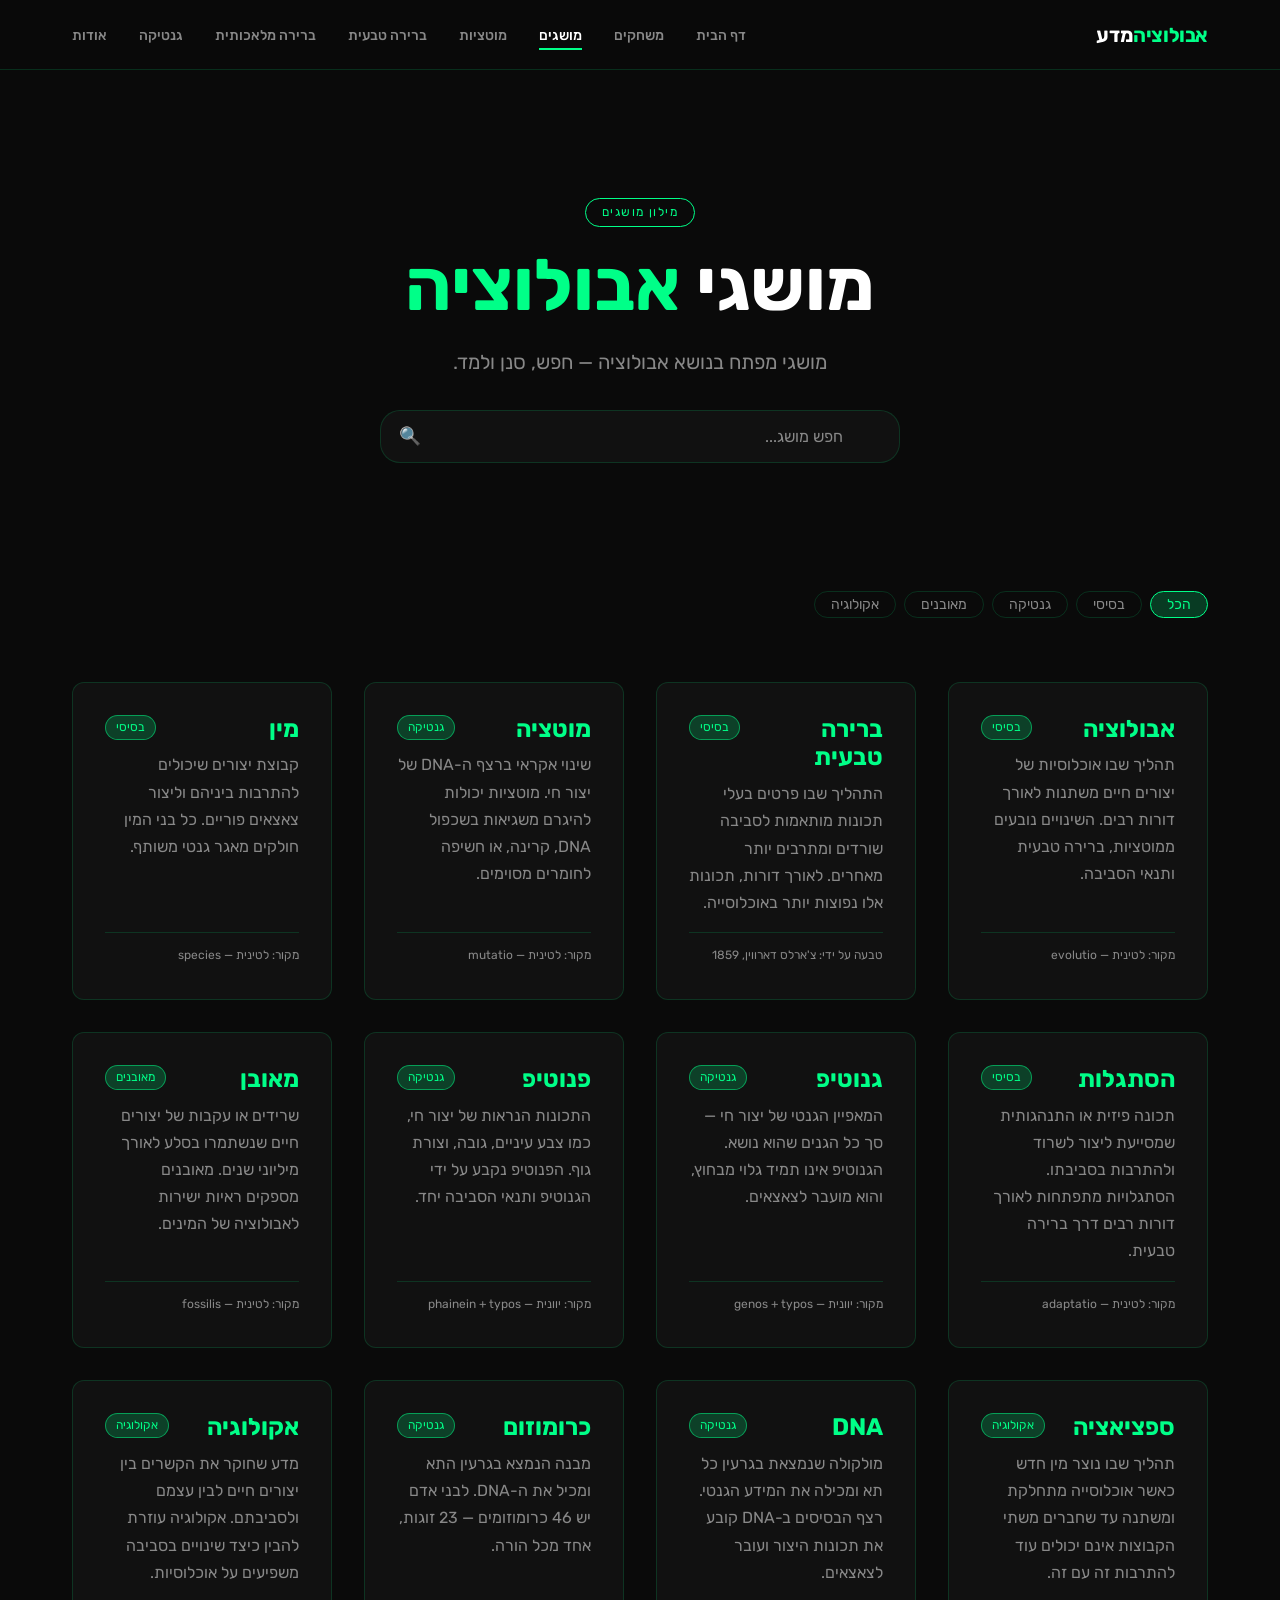
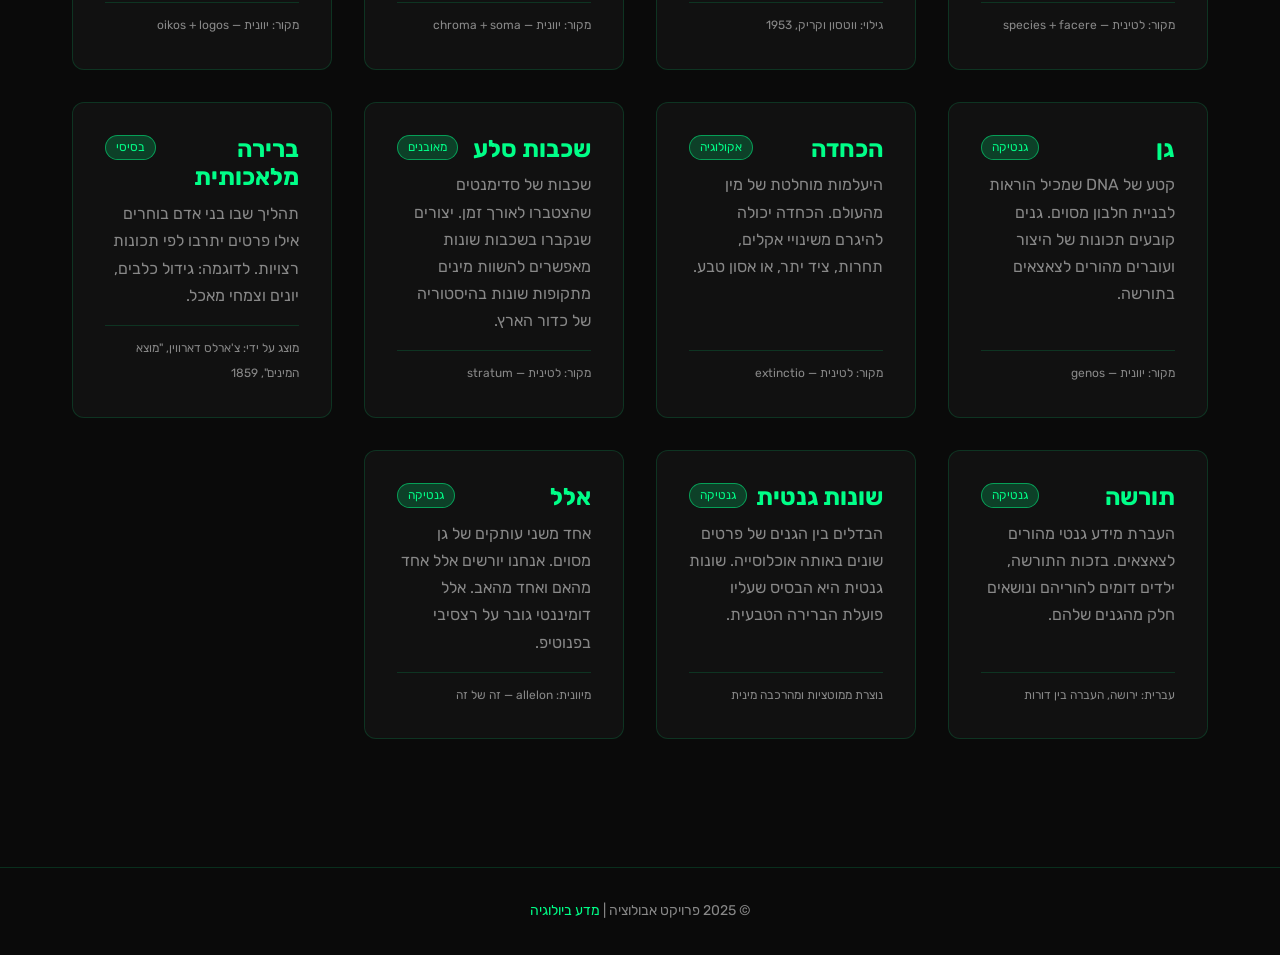
<file: pages/glossary.html>
<!DOCTYPE html>
<html dir="rtl" lang="he">
<head>
  <meta charset="UTF-8">
  <meta name="viewport" content="width=device-width, initial-scale=1.0">
  <title>מושגים — אבולוציה</title>
  <link rel="icon" type="image/svg+xml" href="../assets/favicon.svg">
  <link rel="preconnect" href="https://fonts.googleapis.com">
  <link rel="preconnect" href="https://fonts.gstatic.com" crossorigin>
  <link href="https://fonts.googleapis.com/css2?family=Rubik:wght@300;400;500;700&display=swap" rel="stylesheet">
  <link rel="stylesheet" href="../css/style.css">
</head>
<body>

  <!-- ===== NAVBAR ===== -->
  <nav class="navbar" id="navbar">
    <div class="container nav-inner flex-between">
      <a href="../index.html" class="nav-logo">אבולוציה<span>מדע</span></a>
      <ul class="nav-links" id="navLinks">
        <li><a href="../index.html">דף הבית</a></li>
        <li><a href="games.html">משחקים</a></li>
        <li><a href="glossary.html">מושגים</a></li>
        <li><a href="mutations.html">מוטציות</a></li>
        <li><a href="natural-selection.html">ברירה טבעית</a></li>
        <li><a href="artificial-selection.html">ברירה מלאכותית</a></li>
        <li><a href="genetics-heredity.html">גנטיקה</a></li>
        <li><a href="about.html">אודות</a></li>
      </ul>
      <button class="nav-toggle" id="navToggle" aria-label="פתח תפריט" aria-expanded="false">
        <span></span><span></span><span></span>
      </button>
    </div>
  </nav>

  <!-- ===== PAGE HERO ===== -->
  <section class="page-hero">
    <div class="container">
      <span class="page-hero__tag">מילון מושגים</span>
      <h1 class="page-hero__title">מושגי <span class="text-accent">אבולוציה</span></h1>
      <p class="page-hero__subtitle text-muted">מושגי מפתח בנושא אבולוציה — חפש, סנן ולמד.</p>
      <div class="search-wrapper">
        <input
          type="search"
          id="glossarySearch"
          class="search-input"
          placeholder="חפש מושג..."
          autocomplete="off"
          dir="rtl"
        >
        <span class="search-icon">🔍</span>
      </div>
    </div>
  </section>

  <!-- ===== GLOSSARY CONTENT ===== -->
  <section class="section" style="padding-top: 0;">
    <div class="container">

      <!-- Filter chips -->
      <div class="filter-chips">
        <button class="chip active" data-filter="all">הכל</button>
        <button class="chip" data-filter="basic">בסיסי</button>
        <button class="chip" data-filter="genetics">גנטיקה</button>
        <button class="chip" data-filter="fossil">מאובנים</button>
        <button class="chip" data-filter="ecology">אקולוגיה</button>
      </div>

      <!-- Terms grid -->
      <div class="glossary-grid" id="glossaryGrid">

        <div class="glossary-term card reveal" data-term="אבולוציה" data-category="basic">
          <div class="term-header">
            <h3 class="term-word text-accent">אבולוציה</h3>
            <span class="term-category-badge">בסיסי</span>
          </div>
          <p class="term-definition text-muted">תהליך שבו אוכלוסיות של יצורים חיים משתנות לאורך דורות רבים. השינויים נובעים ממוטציות, ברירה טבעית ותנאי הסביבה.</p>
          <div class="term-footer">
            <span class="term-origin">מקור: לטינית — evolutio</span>
          </div>
        </div>

        <div class="glossary-term card reveal delay-1" data-term="ברירה טבעית" data-category="basic">
          <div class="term-header">
            <h3 class="term-word text-accent">ברירה טבעית</h3>
            <span class="term-category-badge">בסיסי</span>
          </div>
          <p class="term-definition text-muted">התהליך שבו פרטים בעלי תכונות מותאמות לסביבה שורדים ומתרבים יותר מאחרים. לאורך דורות, תכונות אלו נפוצות יותר באוכלוסייה.</p>
          <div class="term-footer">
            <span class="term-origin">טבעה על ידי: צ'ארלס דארווין, 1859</span>
          </div>
        </div>

        <div class="glossary-term card reveal delay-2" data-term="מוטציה" data-category="genetics">
          <div class="term-header">
            <h3 class="term-word text-accent">מוטציה</h3>
            <span class="term-category-badge">גנטיקה</span>
          </div>
          <p class="term-definition text-muted">שינוי אקראי ברצף ה-DNA של יצור חי. מוטציות יכולות להיגרם משגיאות בשכפול DNA, קרינה, או חשיפה לחומרים מסוימים.</p>
          <div class="term-footer">
            <span class="term-origin">מקור: לטינית — mutatio</span>
          </div>
        </div>

        <div class="glossary-term card reveal" data-term="מין" data-category="basic">
          <div class="term-header">
            <h3 class="term-word text-accent">מין</h3>
            <span class="term-category-badge">בסיסי</span>
          </div>
          <p class="term-definition text-muted">קבוצת יצורים שיכולים להתרבות ביניהם וליצור צאצאים פוריים. כל בני המין חולקים מאגר גנטי משותף.</p>
          <div class="term-footer">
            <span class="term-origin">מקור: לטינית — species</span>
          </div>
        </div>

        <div class="glossary-term card reveal delay-1" data-term="הסתגלות" data-category="basic">
          <div class="term-header">
            <h3 class="term-word text-accent">הסתגלות</h3>
            <span class="term-category-badge">בסיסי</span>
          </div>
          <p class="term-definition text-muted">תכונה פיזית או התנהגותית שמסייעת ליצור לשרוד ולהתרבות בסביבתו. הסתגלויות מתפתחות לאורך דורות רבים דרך ברירה טבעית.</p>
          <div class="term-footer">
            <span class="term-origin">מקור: לטינית — adaptatio</span>
          </div>
        </div>

        <div class="glossary-term card reveal delay-2" data-term="גנוטיפ" data-category="genetics">
          <div class="term-header">
            <h3 class="term-word text-accent">גנוטיפ</h3>
            <span class="term-category-badge">גנטיקה</span>
          </div>
          <p class="term-definition text-muted">המאפיין הגנטי של יצור חי — סך כל הגנים שהוא נושא. הגנוטיפ אינו תמיד גלוי מבחוץ, והוא מועבר לצאצאים.</p>
          <div class="term-footer">
            <span class="term-origin">מקור: יוונית — genos + typos</span>
          </div>
        </div>

        <div class="glossary-term card reveal" data-term="פנוטיפ" data-category="genetics">
          <div class="term-header">
            <h3 class="term-word text-accent">פנוטיפ</h3>
            <span class="term-category-badge">גנטיקה</span>
          </div>
          <p class="term-definition text-muted">התכונות הנראות של יצור חי, כמו צבע עיניים, גובה, וצורת גוף. הפנוטיפ נקבע על ידי הגנוטיפ ותנאי הסביבה יחד.</p>
          <div class="term-footer">
            <span class="term-origin">מקור: יוונית — phainein + typos</span>
          </div>
        </div>

        <div class="glossary-term card reveal delay-1" data-term="מאובן" data-category="fossil">
          <div class="term-header">
            <h3 class="term-word text-accent">מאובן</h3>
            <span class="term-category-badge">מאובנים</span>
          </div>
          <p class="term-definition text-muted">שרידים או עקבות של יצורים חיים שנשתמרו בסלע לאורך מיליוני שנים. מאובנים מספקים ראיות ישירות לאבולוציה של המינים.</p>
          <div class="term-footer">
            <span class="term-origin">מקור: לטינית — fossilis</span>
          </div>
        </div>

        <div class="glossary-term card reveal delay-2" data-term="ספציאציה" data-category="ecology">
          <div class="term-header">
            <h3 class="term-word text-accent">ספציאציה</h3>
            <span class="term-category-badge">אקולוגיה</span>
          </div>
          <p class="term-definition text-muted">תהליך שבו נוצר מין חדש כאשר אוכלוסייה מתחלקת ומשתנה עד שחברים משתי הקבוצות אינם יכולים עוד להתרבות זה עם זה.</p>
          <div class="term-footer">
            <span class="term-origin">מקור: לטינית — species + facere</span>
          </div>
        </div>

        <div class="glossary-term card reveal" data-term="DNA" data-category="genetics">
          <div class="term-header">
            <h3 class="term-word text-accent">DNA</h3>
            <span class="term-category-badge">גנטיקה</span>
          </div>
          <p class="term-definition text-muted">מולקולה שנמצאת בגרעין כל תא ומכילה את המידע הגנטי. רצף הבסיסים ב-DNA קובע את תכונות היצור ועובר לצאצאים.</p>
          <div class="term-footer">
            <span class="term-origin">גילוי: ווטסון וקריק, 1953</span>
          </div>
        </div>

        <div class="glossary-term card reveal delay-1" data-term="כרומוזום" data-category="genetics">
          <div class="term-header">
            <h3 class="term-word text-accent">כרומוזום</h3>
            <span class="term-category-badge">גנטיקה</span>
          </div>
          <p class="term-definition text-muted">מבנה הנמצא בגרעין התא ומכיל את ה-DNA. לבני אדם יש 46 כרומוזומים — 23 זוגות, אחד מכל הורה.</p>
          <div class="term-footer">
            <span class="term-origin">מקור: יוונית — chroma + soma</span>
          </div>
        </div>

        <div class="glossary-term card reveal delay-2" data-term="אקולוגיה" data-category="ecology">
          <div class="term-header">
            <h3 class="term-word text-accent">אקולוגיה</h3>
            <span class="term-category-badge">אקולוגיה</span>
          </div>
          <p class="term-definition text-muted">מדע שחוקר את הקשרים בין יצורים חיים לבין עצמם ולסביבתם. אקולוגיה עוזרת להבין כיצד שינויים בסביבה משפיעים על אוכלוסיות.</p>
          <div class="term-footer">
            <span class="term-origin">מקור: יוונית — oikos + logos</span>
          </div>
        </div>

        <div class="glossary-term card reveal" data-term="גן" data-category="genetics">
          <div class="term-header">
            <h3 class="term-word text-accent">גן</h3>
            <span class="term-category-badge">גנטיקה</span>
          </div>
          <p class="term-definition text-muted">קטע של DNA שמכיל הוראות לבניית חלבון מסוים. גנים קובעים תכונות של היצור ועוברים מהורים לצאצאים בתורשה.</p>
          <div class="term-footer">
            <span class="term-origin">מקור: יוונית — genos</span>
          </div>
        </div>

        <div class="glossary-term card reveal delay-1" data-term="הכחדה" data-category="ecology">
          <div class="term-header">
            <h3 class="term-word text-accent">הכחדה</h3>
            <span class="term-category-badge">אקולוגיה</span>
          </div>
          <p class="term-definition text-muted">היעלמות מוחלטת של מין מהעולם. הכחדה יכולה להיגרם משינויי אקלים, תחרות, ציד יתר, או אסון טבע.</p>
          <div class="term-footer">
            <span class="term-origin">מקור: לטינית — extinctio</span>
          </div>
        </div>

        <div class="glossary-term card reveal delay-2" data-term="שכבות סלע" data-category="fossil">
          <div class="term-header">
            <h3 class="term-word text-accent">שכבות סלע</h3>
            <span class="term-category-badge">מאובנים</span>
          </div>
          <p class="term-definition text-muted">שכבות של סדימנטים שהצטברו לאורך זמן. יצורים שנקברו בשכבות שונות מאפשרים להשוות מינים מתקופות שונות בהיסטוריה של כדור הארץ.</p>
          <div class="term-footer">
            <span class="term-origin">מקור: לטינית — stratum</span>
          </div>
        </div>

        <div class="glossary-term card reveal" data-term="ברירה מלאכותית" data-category="basic">
          <div class="term-header">
            <h3 class="term-word text-accent">ברירה מלאכותית</h3>
            <span class="term-category-badge">בסיסי</span>
          </div>
          <p class="term-definition text-muted">תהליך שבו בני אדם בוחרים אילו פרטים יתרבו לפי תכונות רצויות. לדוגמה: גידול כלבים, יונים וצמחי מאכל.</p>
          <div class="term-footer">
            <span class="term-origin">מוצג על ידי: צ'ארלס דארווין, "מוצא המינים", 1859</span>
          </div>
        </div>

        <div class="glossary-term card reveal delay-1" data-term="תורשה" data-category="genetics">
          <div class="term-header">
            <h3 class="term-word text-accent">תורשה</h3>
            <span class="term-category-badge">גנטיקה</span>
          </div>
          <p class="term-definition text-muted">העברת מידע גנטי מהורים לצאצאים. בזכות התורשה, ילדים דומים להוריהם ונושאים חלק מהגנים שלהם.</p>
          <div class="term-footer">
            <span class="term-origin">עברית: ירושה, העברה בין דורות</span>
          </div>
        </div>

        <div class="glossary-term card reveal delay-2" data-term="שונות גנטית" data-category="genetics">
          <div class="term-header">
            <h3 class="term-word text-accent">שונות גנטית</h3>
            <span class="term-category-badge">גנטיקה</span>
          </div>
          <p class="term-definition text-muted">הבדלים בין הגנים של פרטים שונים באותה אוכלוסייה. שונות גנטית היא הבסיס שעליו פועלת הברירה הטבעית.</p>
          <div class="term-footer">
            <span class="term-origin">נוצרת ממוטציות ומהרכבה מינית</span>
          </div>
        </div>

        <div class="glossary-term card reveal" data-term="אלל" data-category="genetics">
          <div class="term-header">
            <h3 class="term-word text-accent">אלל</h3>
            <span class="term-category-badge">גנטיקה</span>
          </div>
          <p class="term-definition text-muted">אחד משני עותקים של גן מסוים. אנחנו יורשים אלל אחד מהאם ואחד מהאב. אלל דומיננטי גובר על רצסיבי בפנוטיפ.</p>
          <div class="term-footer">
            <span class="term-origin">מיוונית: allelon — זה של זה</span>
          </div>
        </div>

      </div><!-- /glossary-grid -->

      <!-- Empty state -->
      <div id="glossaryEmpty" class="empty-state" style="display:none">
        <p>🔍</p>
        <p class="text-muted">לא נמצאו מושגים תואמים לחיפוש</p>
      </div>

    </div>
  </section>

  <!-- ===== FOOTER ===== -->
  <footer class="footer">
    <div class="container">
      <p>© 2025 פרויקט אבולוציה | <span class="accent">מדע ביולוגיה</span></p>
    </div>
  </footer>

  <script src="../js/main.js"></script>
</body>
</html>
</file>
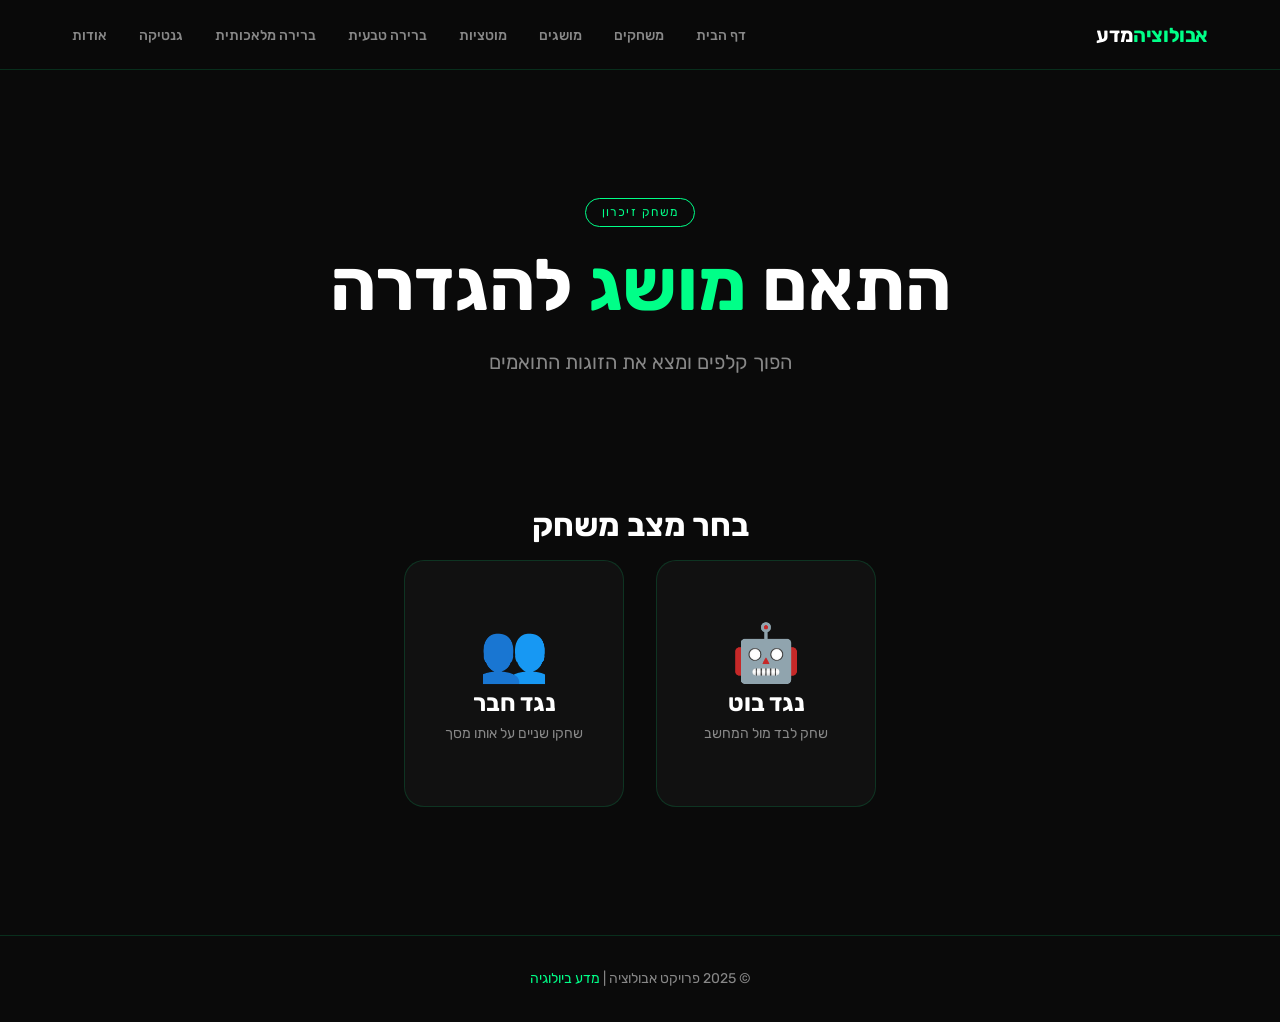
<file: pages/memory-game.html>
<!DOCTYPE html>
<html dir="rtl" lang="he">
<head>
  <meta charset="UTF-8">
  <meta name="viewport" content="width=device-width, initial-scale=1.0">
  <title>משחק זיכרון — אבולוציה</title>
  <link rel="icon" type="image/svg+xml" href="../assets/favicon.svg">
  <link rel="preconnect" href="https://fonts.googleapis.com">
  <link rel="preconnect" href="https://fonts.gstatic.com" crossorigin>
  <link href="https://fonts.googleapis.com/css2?family=Rubik:wght@300;400;500;700&display=swap" rel="stylesheet">
  <link rel="stylesheet" href="../css/style.css">
  <link rel="stylesheet" href="../css/memory-game.css">
</head>
<body>

  <!-- ===== NAVBAR ===== -->
  <nav class="navbar" id="navbar">
    <div class="container nav-inner flex-between">
      <a href="../index.html" class="nav-logo">אבולוציה<span>מדע</span></a>
      <ul class="nav-links" id="navLinks">
        <li><a href="../index.html">דף הבית</a></li>
        <li><a href="games.html">משחקים</a></li>
        <li><a href="glossary.html">מושגים</a></li>
        <li><a href="mutations.html">מוטציות</a></li>
        <li><a href="natural-selection.html">ברירה טבעית</a></li>
        <li><a href="artificial-selection.html">ברירה מלאכותית</a></li>
        <li><a href="genetics-heredity.html">גנטיקה</a></li>
        <li><a href="about.html">אודות</a></li>
      </ul>
      <button class="nav-toggle" id="navToggle" aria-label="פתח תפריט" aria-expanded="false">
        <span></span><span></span><span></span>
      </button>
    </div>
  </nav>

  <!-- ===== PAGE HERO ===== -->
  <section class="page-hero">
    <div class="container">
      <span class="page-hero__tag">משחק זיכרון</span>
      <h1 class="page-hero__title">התאם <span class="text-accent">מושג</span> להגדרה</h1>
      <p class="page-hero__subtitle text-muted">הפוך קלפים ומצא את הזוגות התואמים</p>
    </div>
  </section>

  <!-- ===== MODE SELECTION ===== -->
  <section class="section" id="modeScreen" style="padding-top: 0;">
    <div class="container">
      <h2 class="section-title text-center">בחר מצב משחק</h2>
      <div class="mode-options">

        <button class="mode-option" id="modeBot">
          <span class="mode-option__icon">🤖</span>
          <span class="mode-option__title">נגד בוט</span>
          <span class="mode-option__desc">שחק לבד מול המחשב</span>
        </button>

        <button class="mode-option" id="modeFriend">
          <span class="mode-option__icon">👥</span>
          <span class="mode-option__title">נגד חבר</span>
          <span class="mode-option__desc">שחקו שניים על אותו מסך</span>
        </button>

      </div>
    </div>
  </section>

  <!-- ===== GAME SECTION (hidden until mode selected) ===== -->
  <section class="section" id="gameSection" style="padding-top: 0; display: none;">
    <div class="container">

      <!-- Stats: player 1 | moves + turn | player 2 -->
      <div class="memory-stats">
        <div class="player-score" id="p1Block">
          <span class="player-score__name" id="p1Name">שחקן 1</span>
          <span class="player-score__value" id="score1">0</span>
          <span class="player-score__label">זוגות</span>
        </div>
        <div class="memory-stat">
          <span class="memory-stat__value" id="moveCount">0</span>
          <span class="memory-stat__label">מהלכים</span>
          <div class="turn-label" id="turnLabel"></div>
        </div>
        <div class="player-score" id="p2Block">
          <span class="player-score__name" id="p2Name">שחקן 2</span>
          <span class="player-score__value" id="score2">0</span>
          <span class="player-score__label">זוגות</span>
        </div>
      </div>

      <!-- Card grid (filled by JS) -->
      <div id="memoryGrid" class="memory-grid"></div>

      <!-- Back to mode selection -->
      <div class="memory-reset-wrap">
        <button id="resetBtn" class="btn btn-outline">החלף מצב</button>
      </div>

    </div>
  </section>

  <!-- ===== WIN OVERLAY ===== -->
  <div id="winOverlay" class="win-overlay hidden">
    <div class="card win-card">
      <div class="win-card__emoji">🎉</div>
      <p class="win-card__title" id="winTitle">כל הכבוד!</p>
      <p class="win-card__moves">הסתיים ב‑<strong id="winMoves">0</strong> מהלכים</p>
      <div class="win-card__actions">
        <button id="winResetBtn" class="btn btn-primary">שחק שוב</button>
        <button id="winModeBtn" class="btn btn-outline">החלף מצב</button>
      </div>
    </div>
  </div>

  <!-- ===== FOOTER ===== -->
  <footer class="footer">
    <div class="container">
      <p>© 2025 פרויקט אבולוציה | <span class="accent">מדע ביולוגיה</span></p>
    </div>
  </footer>

  <script src="../js/main.js"></script>
  <script src="../js/memory-game.js"></script>
</body>
</html>
</file>
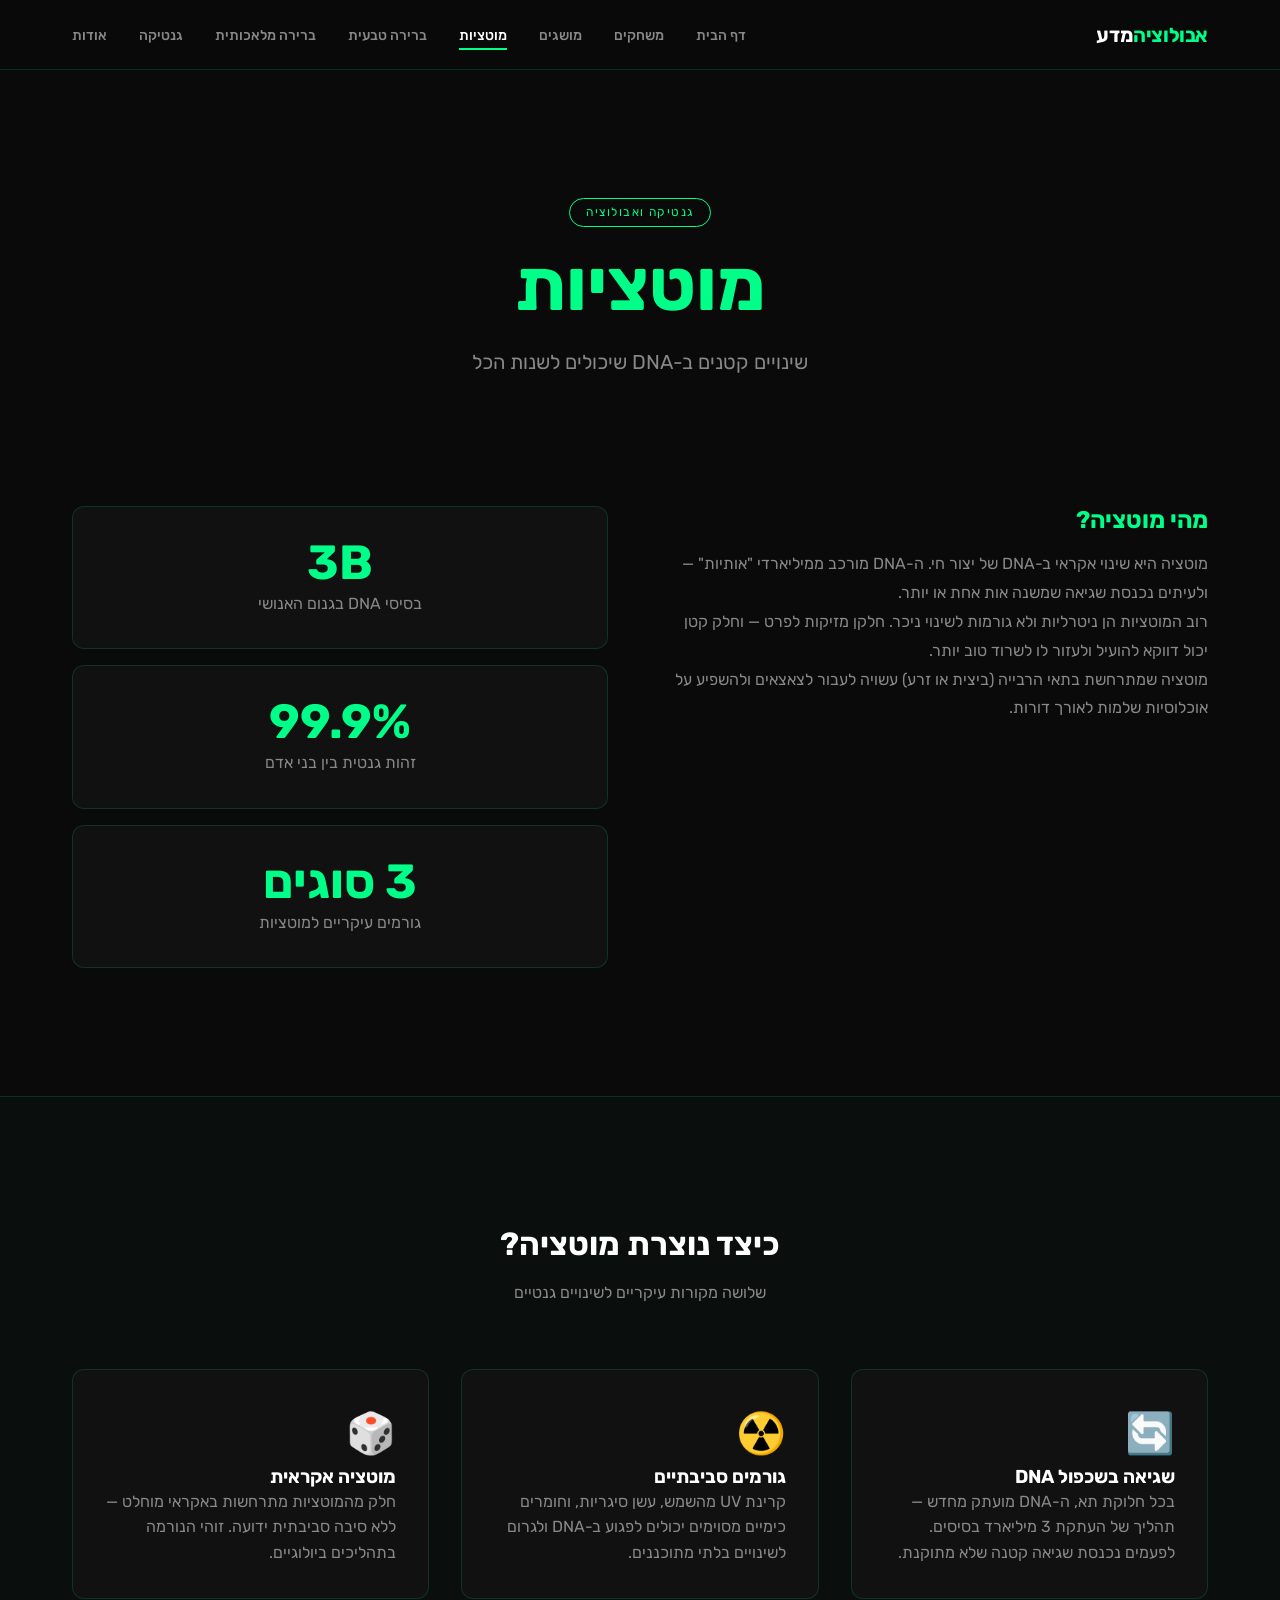
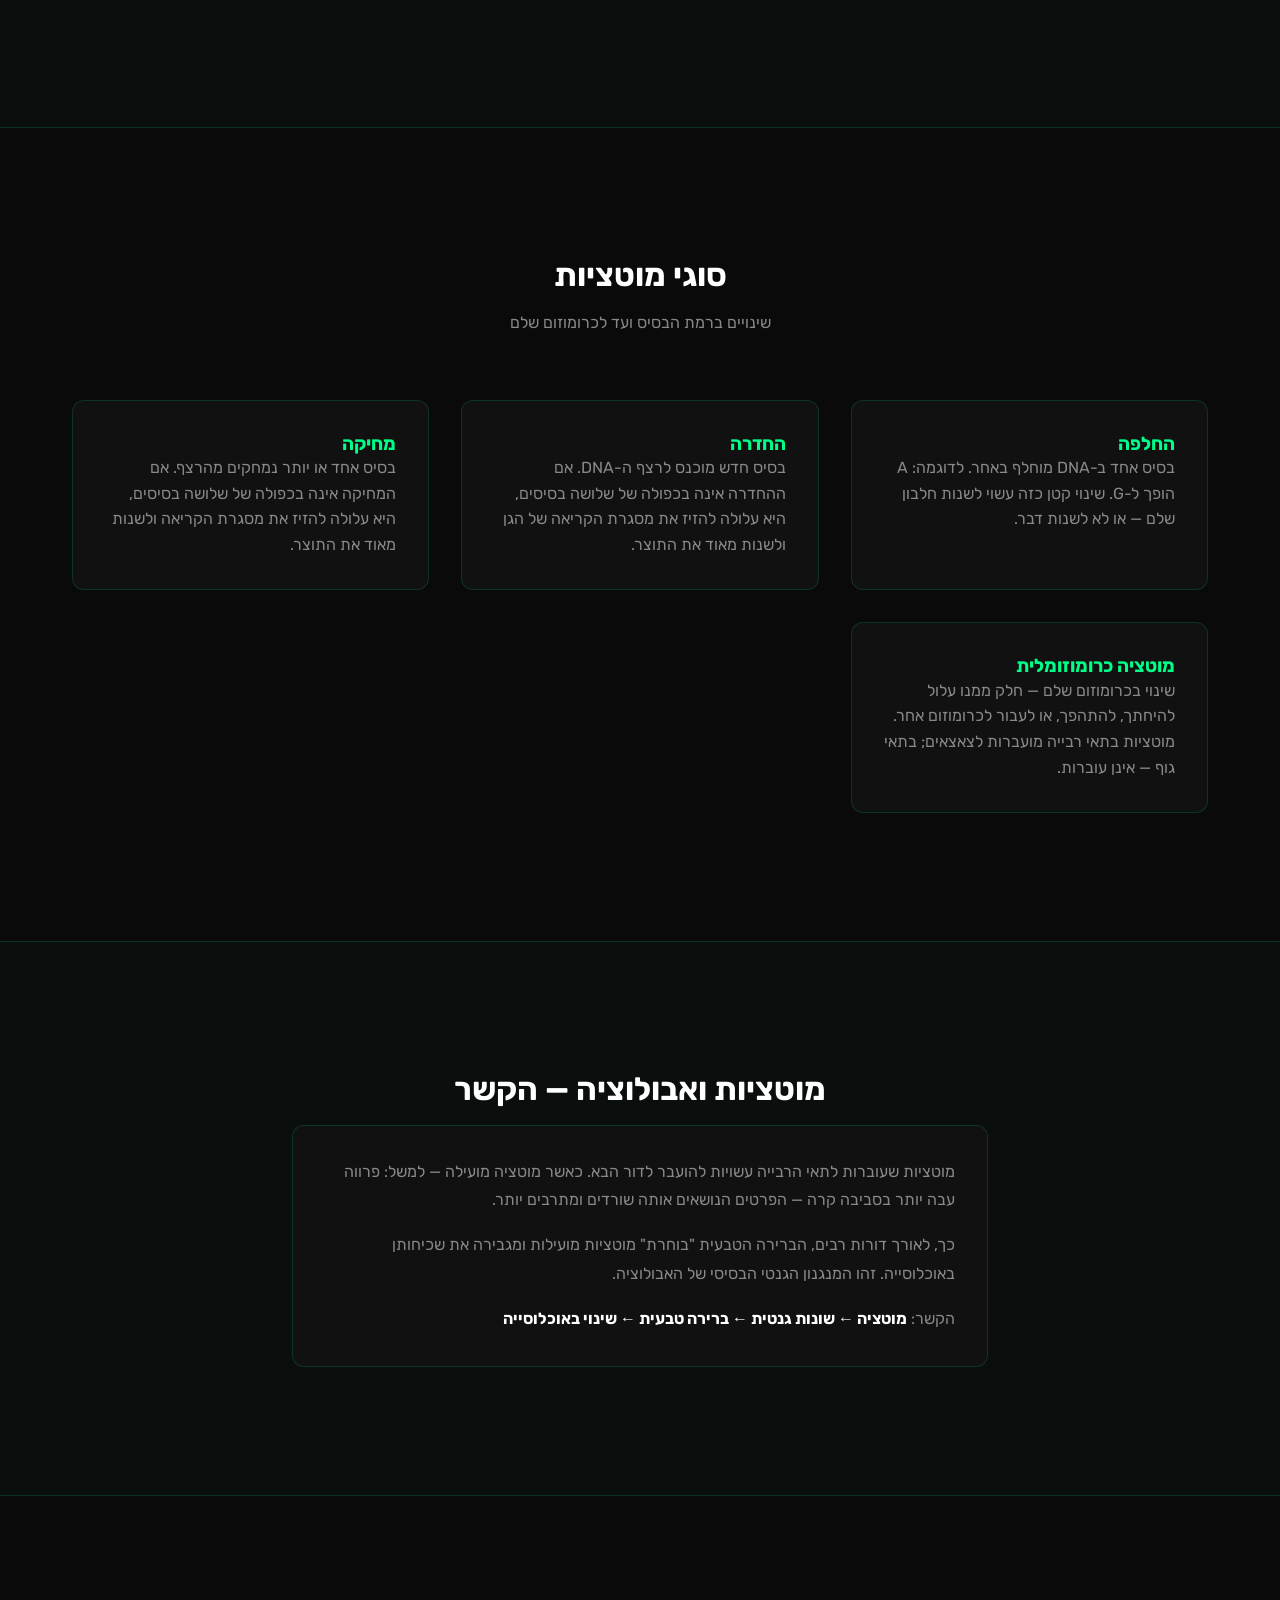
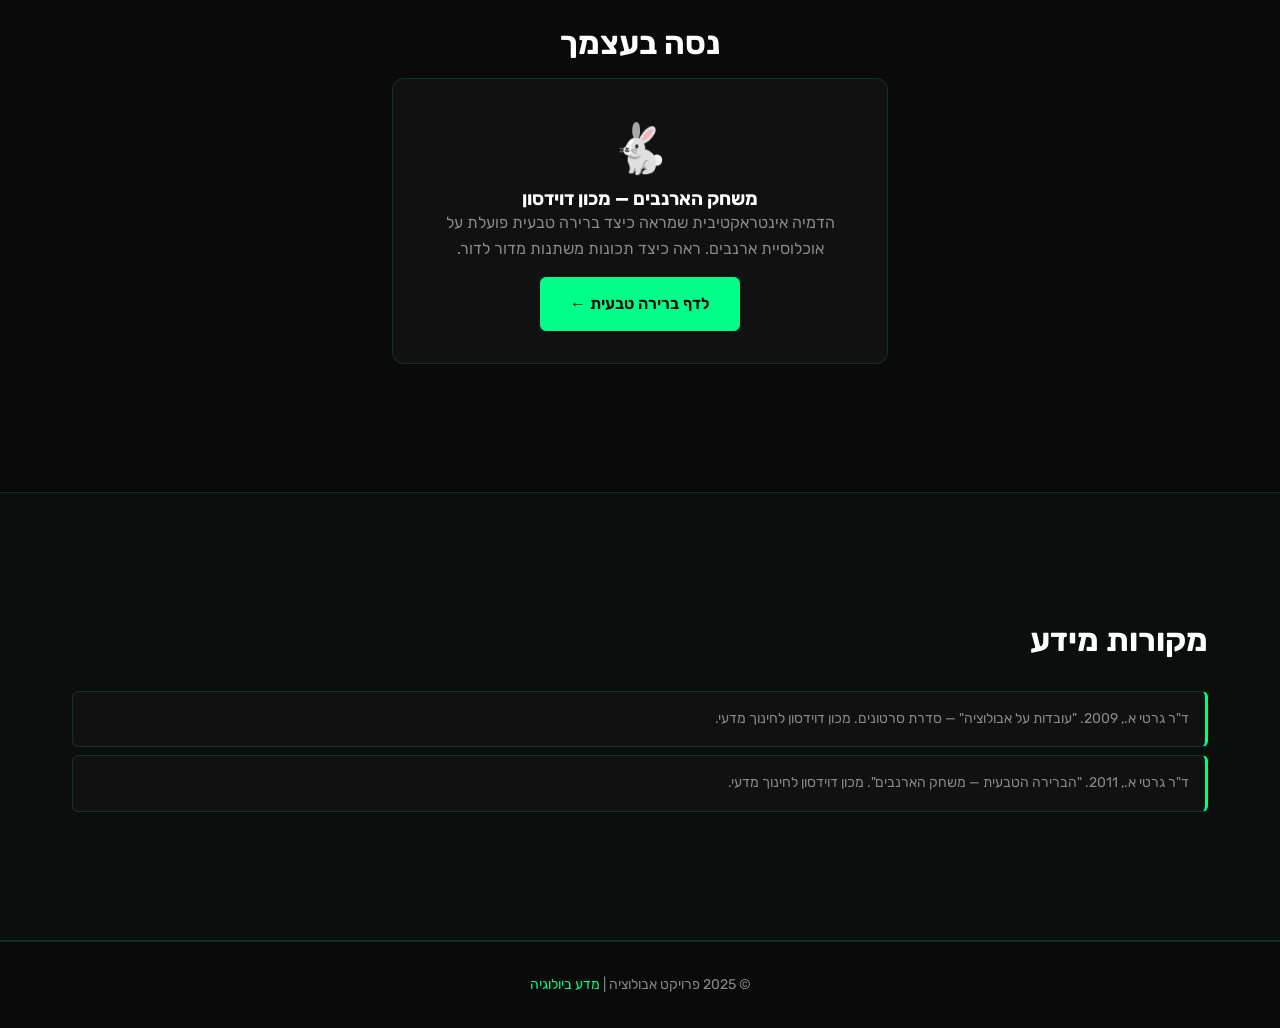
<file: pages/mutations.html>
<!DOCTYPE html>
<html dir="rtl" lang="he">
<head>
  <meta charset="UTF-8">
  <meta name="viewport" content="width=device-width, initial-scale=1.0">
  <title>מוטציות — אבולוציה</title>
  <link rel="icon" type="image/svg+xml" href="../assets/favicon.svg">
  <link rel="preconnect" href="https://fonts.googleapis.com">
  <link rel="preconnect" href="https://fonts.gstatic.com" crossorigin>
  <link href="https://fonts.googleapis.com/css2?family=Rubik:wght@300;400;500;700&display=swap" rel="stylesheet">
  <link rel="stylesheet" href="../css/style.css">
</head>
<body>

  <!-- ===== NAVBAR ===== -->
  <nav class="navbar" id="navbar">
    <div class="container nav-inner flex-between">
      <a href="../index.html" class="nav-logo">אבולוציה<span>מדע</span></a>
      <ul class="nav-links" id="navLinks">
        <li><a href="../index.html">דף הבית</a></li>
        <li><a href="games.html">משחקים</a></li>
        <li><a href="glossary.html">מושגים</a></li>
        <li><a href="mutations.html">מוטציות</a></li>
        <li><a href="natural-selection.html">ברירה טבעית</a></li>
        <li><a href="artificial-selection.html">ברירה מלאכותית</a></li>
        <li><a href="genetics-heredity.html">גנטיקה</a></li>
        <li><a href="about.html">אודות</a></li>
      </ul>
      <button class="nav-toggle" id="navToggle" aria-label="פתח תפריט" aria-expanded="false">
        <span></span><span></span><span></span>
      </button>
    </div>
  </nav>

  <!-- ===== PAGE HERO ===== -->
  <section class="page-hero">
    <div class="container">
      <span class="page-hero__tag">גנטיקה ואבולוציה</span>
      <h1 class="page-hero__title"><span class="text-accent">מוטציות</span></h1>
      <p class="page-hero__subtitle text-muted">שינויים קטנים ב-DNA שיכולים לשנות הכל</p>
    </div>
  </section>

  <!-- ===== מהי מוטציה ===== -->
  <section class="section" style="padding-top: 0;">
    <div class="container">
      <div class="about-layout">

        <div class="about-text reveal">
          <h2>מהי מוטציה?</h2>
          <p>מוטציה היא שינוי אקראי ב-DNA של יצור חי. ה-DNA מורכב ממיליארדי "אותיות" — ולעיתים נכנסת שגיאה שמשנה אות אחת או יותר.</p>
          <p>רוב המוטציות הן ניטרליות ולא גורמות לשינוי ניכר. חלקן מזיקות לפרט — וחלק קטן יכול דווקא להועיל ולעזור לו לשרוד טוב יותר.</p>
          <p>מוטציה שמתרחשת בתאי הרבייה (ביצית או זרע) עשויה לעבור לצאצאים ולהשפיע על אוכלוסיות שלמות לאורך דורות.</p>
        </div>

        <div class="about-highlights reveal delay-2">
          <div class="highlight-card card animate-glow">
            <span class="highlight-number text-accent">3B</span>
            <span class="text-muted">בסיסי DNA בגנום האנושי</span>
          </div>
          <div class="highlight-card card">
            <span class="highlight-number text-accent">99.9%</span>
            <span class="text-muted">זהות גנטית בין בני אדם</span>
          </div>
          <div class="highlight-card card">
            <span class="highlight-number text-accent">3 סוגים</span>
            <span class="text-muted">גורמים עיקריים למוטציות</span>
          </div>
        </div>

      </div>
    </div>
  </section>

  <!-- ===== כיצד נוצרת מוטציה ===== -->
  <section class="section" style="background: rgba(0,255,136,0.02); border-block: 1px solid var(--border);">
    <div class="container">
      <h2 class="section-title text-center reveal">כיצד נוצרת מוטציה?</h2>
      <p class="section-subtitle text-muted text-center reveal delay-1">שלושה מקורות עיקריים לשינויים גנטיים</p>
      <div class="grid-3">

        <div class="card reveal delay-1">
          <span style="font-size: 2.5rem;">🔄</span>
          <h3>שגיאה בשכפול DNA</h3>
          <p class="text-muted">בכל חלוקת תא, ה-DNA מועתק מחדש — תהליך של העתקת 3 מיליארד בסיסים. לפעמים נכנסת שגיאה קטנה שלא מתוקנת.</p>
        </div>

        <div class="card reveal delay-2">
          <span style="font-size: 2.5rem;">☢️</span>
          <h3>גורמים סביבתיים</h3>
          <p class="text-muted">קרינת UV מהשמש, עשן סיגריות, וחומרים כימיים מסוימים יכולים לפגוע ב-DNA ולגרום לשינויים בלתי מתוכננים.</p>
        </div>

        <div class="card reveal delay-3">
          <span style="font-size: 2.5rem;">🎲</span>
          <h3>מוטציה אקראית</h3>
          <p class="text-muted">חלק מהמוטציות מתרחשות באקראי מוחלט — ללא סיבה סביבתית ידועה. זוהי הנורמה בתהליכים ביולוגיים.</p>
        </div>

      </div>
    </div>
  </section>

  <!-- ===== סוגי מוטציות ===== -->
  <section class="section">
    <div class="container">
      <h2 class="section-title text-center reveal">סוגי מוטציות</h2>
      <p class="section-subtitle text-muted text-center reveal delay-1">שינויים ברמת הבסיס ועד לכרומוזום שלם</p>
      <div class="grid-2">

        <div class="card reveal delay-1">
          <h3 class="text-accent">החלפה</h3>
          <p class="text-muted">בסיס אחד ב-DNA מוחלף באחר. לדוגמה: A הופך ל-G. שינוי קטן כזה עשוי לשנות חלבון שלם — או לא לשנות דבר.</p>
        </div>

        <div class="card reveal delay-2">
          <h3 class="text-accent">החדרה</h3>
          <p class="text-muted">בסיס חדש מוכנס לרצף ה-DNA. אם ההחדרה אינה בכפולה של שלושה בסיסים, היא עלולה להזיז את מסגרת הקריאה של הגן ולשנות מאוד את התוצר.</p>
        </div>

        <div class="card reveal delay-1">
          <h3 class="text-accent">מחיקה</h3>
          <p class="text-muted">בסיס אחד או יותר נמחקים מהרצף. אם המחיקה אינה בכפולה של שלושה בסיסים, היא עלולה להזיז את מסגרת הקריאה ולשנות מאוד את התוצר.</p>
        </div>

        <div class="card reveal delay-2">
          <h3 class="text-accent">מוטציה כרומוזומלית</h3>
          <p class="text-muted">שינוי בכרומוזום שלם — חלק ממנו עלול להיחתך, להתהפך, או לעבור לכרומוזום אחר. מוטציות בתאי רבייה מועברות לצאצאים; בתאי גוף — אינן עוברות.</p>
        </div>

      </div>
    </div>
  </section>

  <!-- ===== קשר לאבולוציה ===== -->
  <section class="section" style="background: rgba(0,255,136,0.02); border-block: 1px solid var(--border);">
    <div class="container">
      <h2 class="section-title text-center reveal">מוטציות ואבולוציה — הקשר</h2>
      <div class="container" style="max-width: 760px;">
        <div class="card reveal delay-1">
          <p class="text-muted" style="line-height: 1.8;">מוטציות שעוברות לתאי הרבייה עשויות להועבר לדור הבא. כאשר מוטציה מועילה — למשל: פרווה עבה יותר בסביבה קרה — הפרטים הנושאים אותה שורדים ומתרבים יותר.</p>
          <p class="text-muted" style="line-height: 1.8; margin-top: 1rem;">כך, לאורך דורות רבים, הברירה הטבעית "בוחרת" מוטציות מועילות ומגבירה את שכיחותן באוכלוסייה. זהו המנגנון הגנטי הבסיסי של האבולוציה.</p>
          <p class="text-muted" style="line-height: 1.8; margin-top: 1rem;">הקשר: <strong style="color: var(--text);">מוטציה ← שונות גנטית ← ברירה טבעית ← שינוי באוכלוסייה</strong></p>
        </div>
      </div>
    </div>
  </section>

  <!-- ===== פעילות ===== -->
  <section class="section">
    <div class="container">
      <h2 class="section-title text-center reveal">נסה בעצמך</h2>
      <div class="container" style="max-width: 560px;">
        <div class="card text-center reveal delay-1">
          <span style="font-size: 3rem;">🐇</span>
          <h3>משחק הארנבים — מכון דוידסון</h3>
          <p class="text-muted">הדמיה אינטראקטיבית שמראה כיצד ברירה טבעית פועלת על אוכלוסיית ארנבים. ראה כיצד תכונות משתנות מדור לדור.</p>
          <a href="natural-selection.html" class="btn btn-primary" style="margin-top: 1rem;">לדף ברירה טבעית ←</a>
        </div>
      </div>
    </div>
  </section>

  <!-- ===== מקורות ===== -->
  <section class="section" style="background: rgba(0,255,136,0.02); border-block: 1px solid var(--border);">
    <div class="container">
      <h2 class="section-title reveal">מקורות מידע</h2>
      <ul class="sources-list reveal delay-1">
        <li class="source-item">ד"ר גרטי א., 2009. "עובדות על אבולוציה" — סדרת סרטונים. מכון דוידסון לחינוך מדעי.</li>
        <li class="source-item">ד"ר גרטי א., 2011. "הברירה הטבעית — משחק הארנבים". מכון דוידסון לחינוך מדעי.</li>
      </ul>
    </div>
  </section>

  <!-- ===== FOOTER ===== -->
  <footer class="footer">
    <div class="container">
      <p>© 2025 פרויקט אבולוציה | <span class="accent">מדע ביולוגיה</span></p>
    </div>
  </footer>

  <script src="../js/main.js"></script>
</body>
</html>
</file>
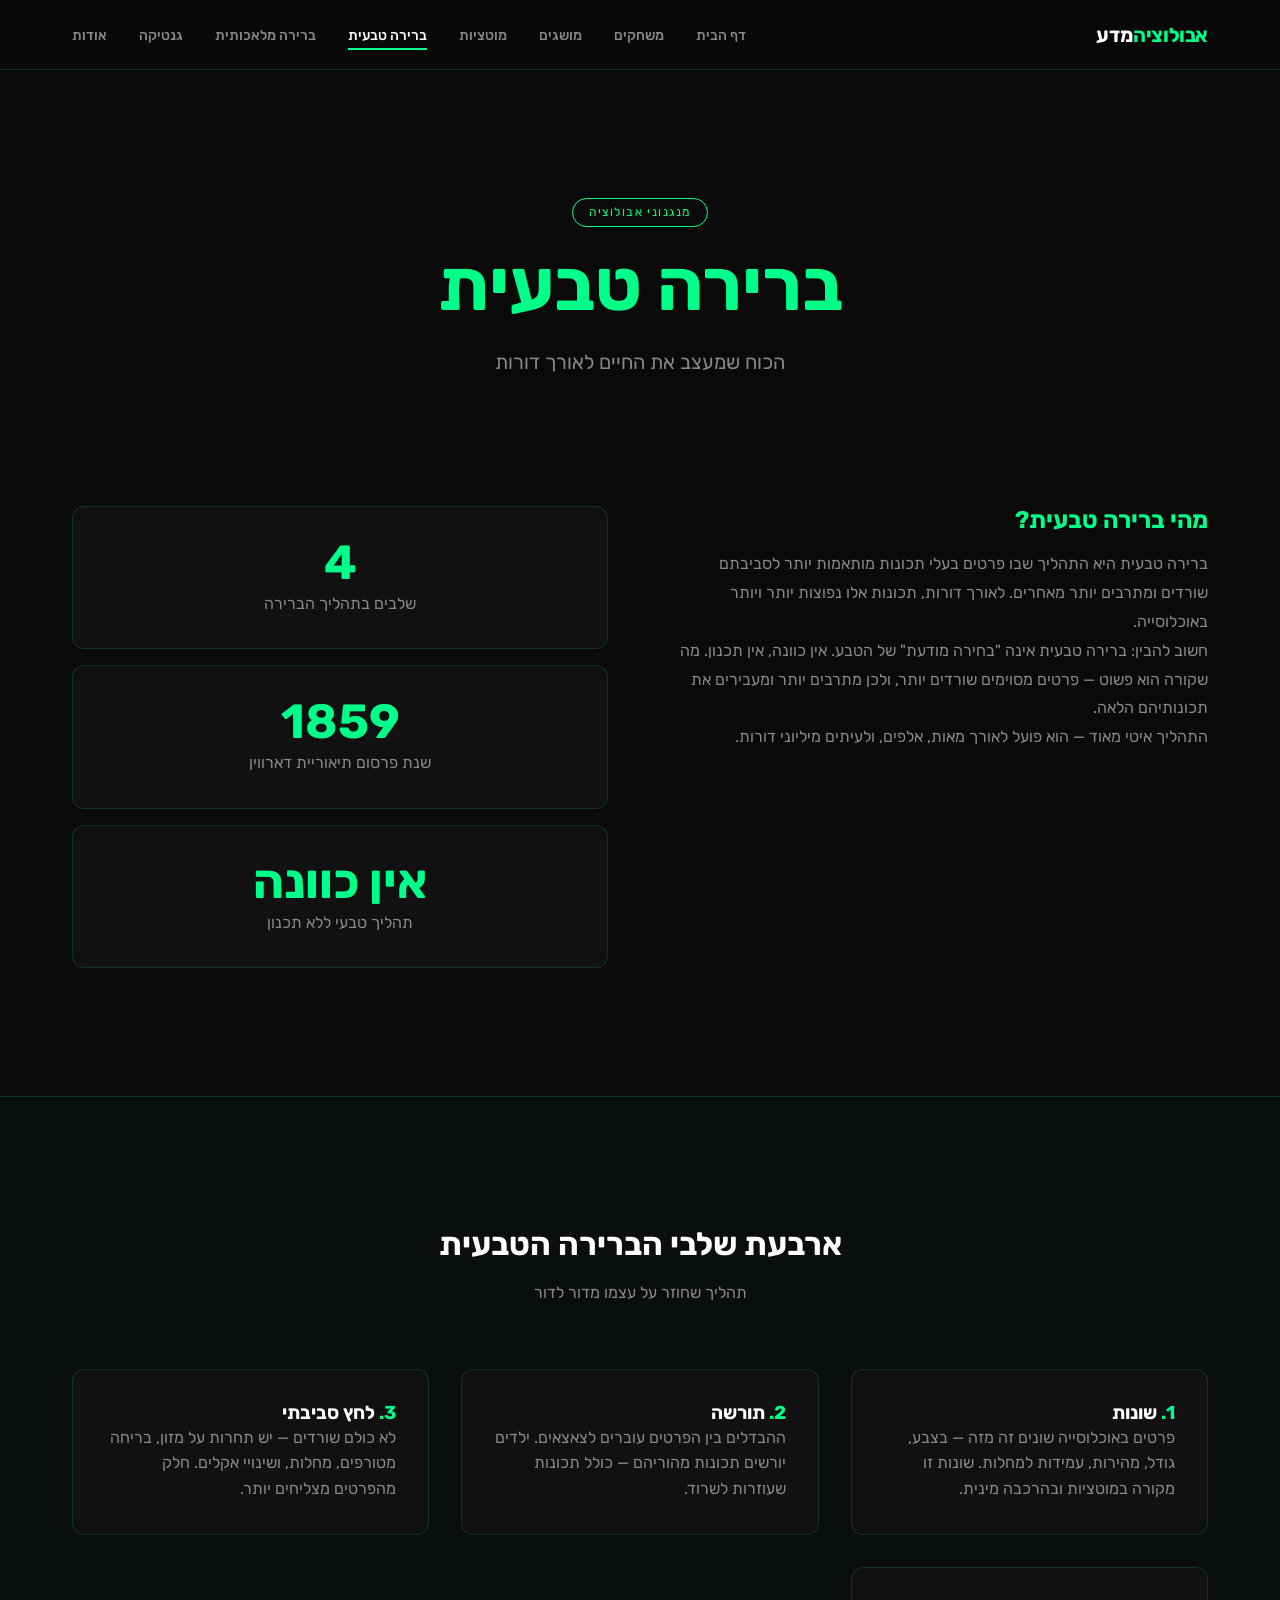
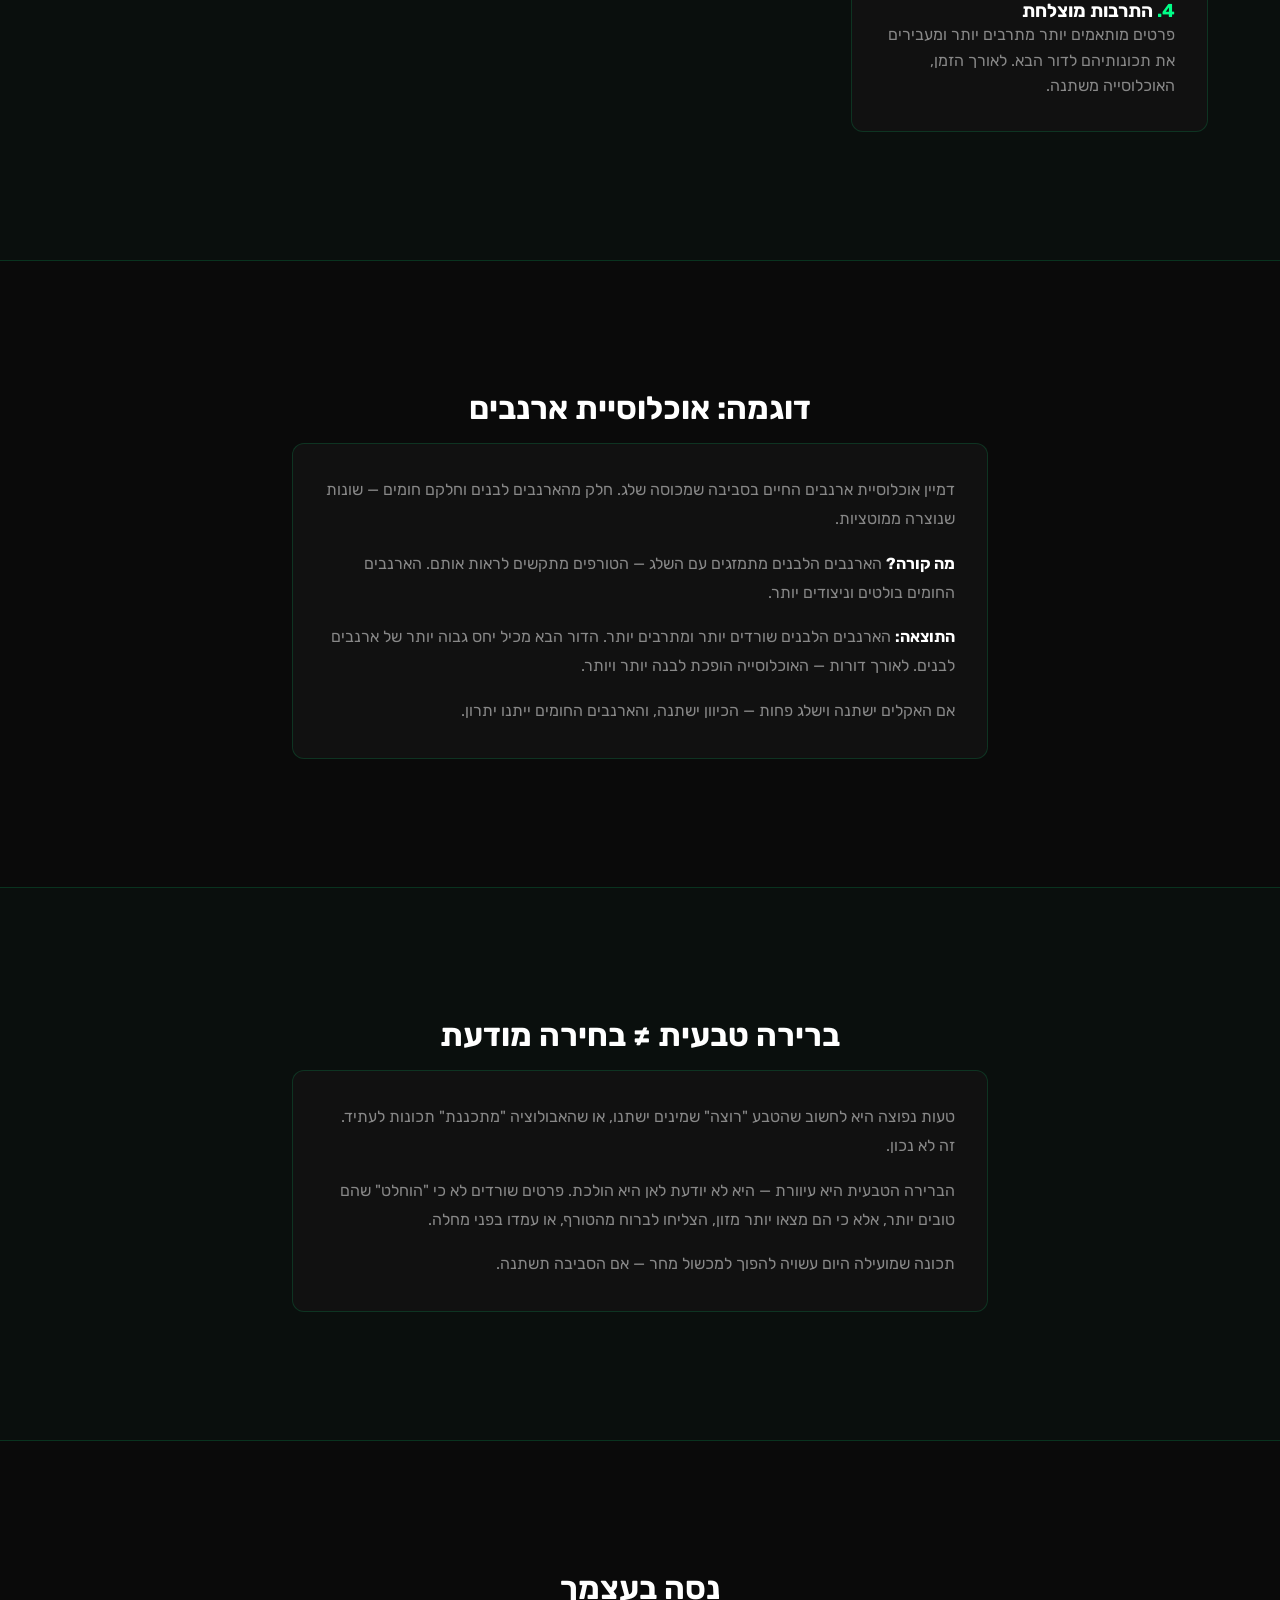
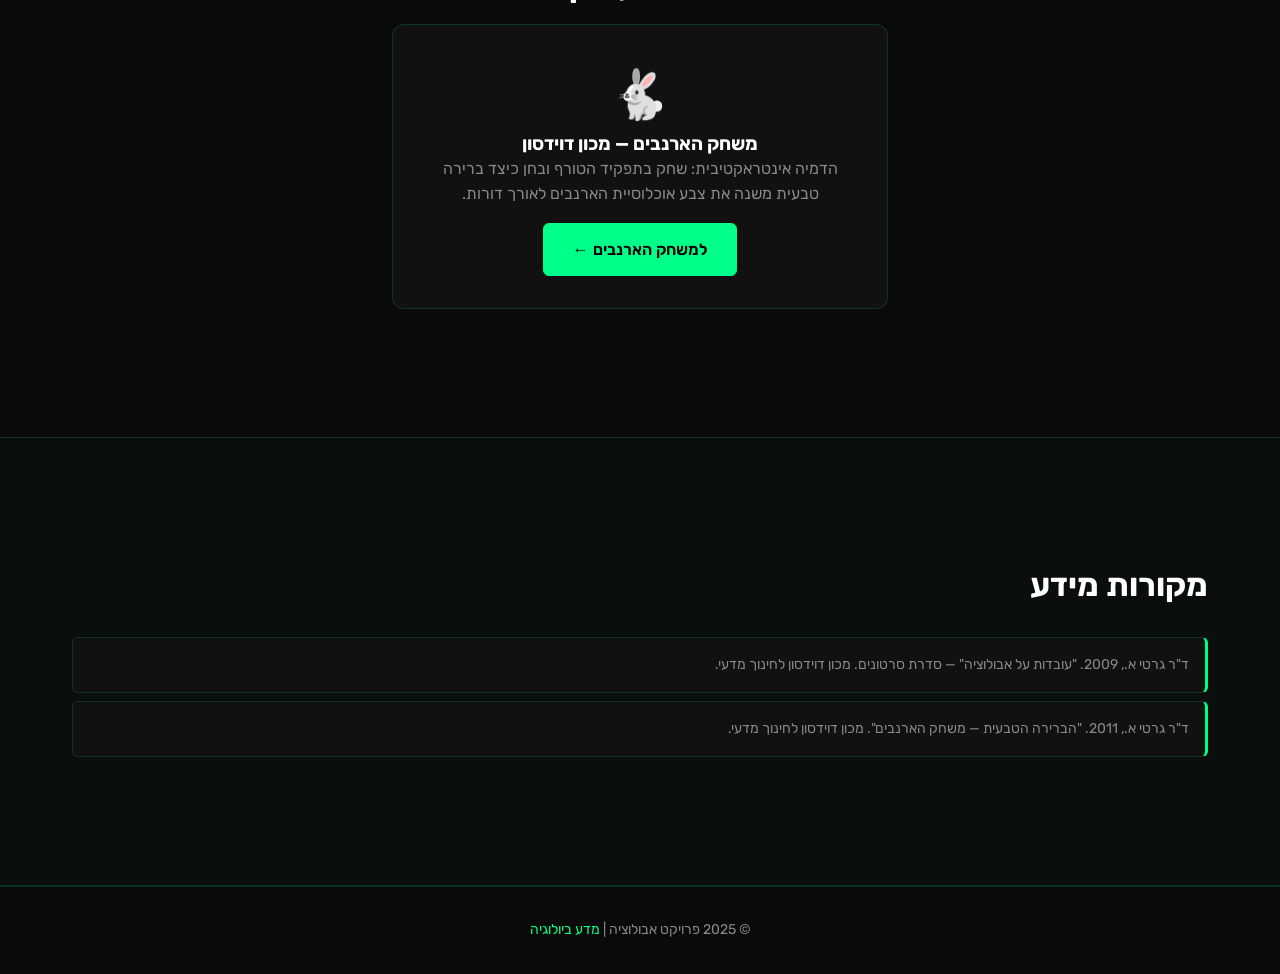
<file: pages/natural-selection.html>
<!DOCTYPE html>
<html dir="rtl" lang="he">
<head>
  <meta charset="UTF-8">
  <meta name="viewport" content="width=device-width, initial-scale=1.0">
  <title>ברירה טבעית — אבולוציה</title>
  <link rel="icon" type="image/svg+xml" href="../assets/favicon.svg">
  <link rel="preconnect" href="https://fonts.googleapis.com">
  <link rel="preconnect" href="https://fonts.gstatic.com" crossorigin>
  <link href="https://fonts.googleapis.com/css2?family=Rubik:wght@300;400;500;700&display=swap" rel="stylesheet">
  <link rel="stylesheet" href="../css/style.css">
</head>
<body>

  <!-- ===== NAVBAR ===== -->
  <nav class="navbar" id="navbar">
    <div class="container nav-inner flex-between">
      <a href="../index.html" class="nav-logo">אבולוציה<span>מדע</span></a>
      <ul class="nav-links" id="navLinks">
        <li><a href="../index.html">דף הבית</a></li>
        <li><a href="games.html">משחקים</a></li>
        <li><a href="glossary.html">מושגים</a></li>
        <li><a href="mutations.html">מוטציות</a></li>
        <li><a href="natural-selection.html">ברירה טבעית</a></li>
        <li><a href="artificial-selection.html">ברירה מלאכותית</a></li>
        <li><a href="genetics-heredity.html">גנטיקה</a></li>
        <li><a href="about.html">אודות</a></li>
      </ul>
      <button class="nav-toggle" id="navToggle" aria-label="פתח תפריט" aria-expanded="false">
        <span></span><span></span><span></span>
      </button>
    </div>
  </nav>

  <!-- ===== PAGE HERO ===== -->
  <section class="page-hero">
    <div class="container">
      <span class="page-hero__tag">מנגנוני אבולוציה</span>
      <h1 class="page-hero__title"><span class="text-accent">ברירה טבעית</span></h1>
      <p class="page-hero__subtitle text-muted">הכוח שמעצב את החיים לאורך דורות</p>
    </div>
  </section>

  <!-- ===== מהי ברירה טבעית ===== -->
  <section class="section" style="padding-top: 0;">
    <div class="container">
      <div class="about-layout">

        <div class="about-text reveal">
          <h2>מהי ברירה טבעית?</h2>
          <p>ברירה טבעית היא התהליך שבו פרטים בעלי תכונות מותאמות יותר לסביבתם שורדים ומתרבים יותר מאחרים. לאורך דורות, תכונות אלו נפוצות יותר ויותר באוכלוסייה.</p>
          <p>חשוב להבין: ברירה טבעית אינה "בחירה מודעת" של הטבע. אין כוונה, אין תכנון. מה שקורה הוא פשוט — פרטים מסוימים שורדים יותר, ולכן מתרבים יותר ומעבירים את תכונותיהם הלאה.</p>
          <p>התהליך איטי מאוד — הוא פועל לאורך מאות, אלפים, ולעיתים מיליוני דורות.</p>
        </div>

        <div class="about-highlights reveal delay-2">
          <div class="highlight-card card animate-glow">
            <span class="highlight-number text-accent">4</span>
            <span class="text-muted">שלבים בתהליך הברירה</span>
          </div>
          <div class="highlight-card card">
            <span class="highlight-number text-accent">1859</span>
            <span class="text-muted">שנת פרסום תיאוריית דארווין</span>
          </div>
          <div class="highlight-card card">
            <span class="highlight-number text-accent">אין כוונה</span>
            <span class="text-muted">תהליך טבעי ללא תכנון</span>
          </div>
        </div>

      </div>
    </div>
  </section>

  <!-- ===== ארבעת השלבים ===== -->
  <section class="section" style="background: rgba(0,255,136,0.02); border-block: 1px solid var(--border);">
    <div class="container">
      <h2 class="section-title text-center reveal">ארבעת שלבי הברירה הטבעית</h2>
      <p class="section-subtitle text-muted text-center reveal delay-1">תהליך שחוזר על עצמו מדור לדור</p>
      <div class="grid-2">

        <div class="card reveal delay-1">
          <h3><span class="text-accent">1.</span> שונות</h3>
          <p class="text-muted">פרטים באוכלוסייה שונים זה מזה — בצבע, גודל, מהירות, עמידות למחלות. שונות זו מקורה במוטציות ובהרכבה מינית.</p>
        </div>

        <div class="card reveal delay-2">
          <h3><span class="text-accent">2.</span> תורשה</h3>
          <p class="text-muted">ההבדלים בין הפרטים עוברים לצאצאים. ילדים יורשים תכונות מהוריהם — כולל תכונות שעוזרות לשרוד.</p>
        </div>

        <div class="card reveal delay-1">
          <h3><span class="text-accent">3.</span> לחץ סביבתי</h3>
          <p class="text-muted">לא כולם שורדים — יש תחרות על מזון, בריחה מטורפים, מחלות, ושינויי אקלים. חלק מהפרטים מצליחים יותר.</p>
        </div>

        <div class="card reveal delay-2">
          <h3><span class="text-accent">4.</span> התרבות מוצלחת</h3>
          <p class="text-muted">פרטים מותאמים יותר מתרבים יותר ומעבירים את תכונותיהם לדור הבא. לאורך הזמן, האוכלוסייה משתנה.</p>
        </div>

      </div>
    </div>
  </section>

  <!-- ===== דוגמת ארנבים ===== -->
  <section class="section">
    <div class="container">
      <h2 class="section-title text-center reveal">דוגמה: אוכלוסיית ארנבים</h2>
      <div class="container" style="max-width: 760px;">
        <div class="card reveal delay-1">
          <p class="text-muted" style="line-height: 1.8;">דמיין אוכלוסיית ארנבים החיים בסביבה שמכוסה שלג. חלק מהארנבים לבנים וחלקם חומים — שונות שנוצרה ממוטציות.</p>
          <p class="text-muted" style="line-height: 1.8; margin-top: 1rem;"><strong style="color: var(--text);">מה קורה?</strong> הארנבים הלבנים מתמזגים עם השלג — הטורפים מתקשים לראות אותם. הארנבים החומים בולטים וניצודים יותר.</p>
          <p class="text-muted" style="line-height: 1.8; margin-top: 1rem;"><strong style="color: var(--text);">התוצאה:</strong> הארנבים הלבנים שורדים יותר ומתרבים יותר. הדור הבא מכיל יחס גבוה יותר של ארנבים לבנים. לאורך דורות — האוכלוסייה הופכת לבנה יותר ויותר.</p>
          <p class="text-muted" style="line-height: 1.8; margin-top: 1rem;">אם האקלים ישתנה וישלג פחות — הכיוון ישתנה, והארנבים החומים ייתנו יתרון.</p>
        </div>
      </div>
    </div>
  </section>

  <!-- ===== לא בחירה מודעת ===== -->
  <section class="section" style="background: rgba(0,255,136,0.02); border-block: 1px solid var(--border);">
    <div class="container">
      <h2 class="section-title text-center reveal">ברירה טבעית ≠ בחירה מודעת</h2>
      <div class="container" style="max-width: 760px;">
        <div class="card reveal delay-1">
          <p class="text-muted" style="line-height: 1.8;">טעות נפוצה היא לחשוב שהטבע "רוצה" שמינים ישתנו, או שהאבולוציה "מתכננת" תכונות לעתיד. זה לא נכון.</p>
          <p class="text-muted" style="line-height: 1.8; margin-top: 1rem;">הברירה הטבעית היא עיוורת — היא לא יודעת לאן היא הולכת. פרטים שורדים לא כי "הוחלט" שהם טובים יותר, אלא כי הם מצאו יותר מזון, הצליחו לברוח מהטורף, או עמדו בפני מחלה.</p>
          <p class="text-muted" style="line-height: 1.8; margin-top: 1rem;">תכונה שמועילה היום עשויה להפוך למכשול מחר — אם הסביבה תשתנה.</p>
        </div>
      </div>
    </div>
  </section>

  <!-- ===== פעילות ===== -->
  <section class="section">
    <div class="container">
      <h2 class="section-title text-center reveal">נסה בעצמך</h2>
      <div class="container" style="max-width: 560px;">
        <div class="card text-center reveal delay-1">
          <span style="font-size: 3rem;">🐇</span>
          <h3>משחק הארנבים — מכון דוידסון</h3>
          <p class="text-muted">הדמיה אינטראקטיבית: שחק בתפקיד הטורף ובחן כיצד ברירה טבעית משנה את צבע אוכלוסיית הארנבים לאורך דורות.</p>
          <a href="https://phet.colorado.edu/sims/html/natural-selection/latest/natural-selection_iw.html" class="btn btn-primary" style="margin-top: 1rem;" target="_blank" rel="noopener">למשחק הארנבים ←</a>
        </div>
      </div>
    </div>
  </section>

  <!-- ===== מקורות ===== -->
  <section class="section" style="background: rgba(0,255,136,0.02); border-block: 1px solid var(--border);">
    <div class="container">
      <h2 class="section-title reveal">מקורות מידע</h2>
      <ul class="sources-list reveal delay-1">
        <li class="source-item">ד"ר גרטי א., 2009. "עובדות על אבולוציה" — סדרת סרטונים. מכון דוידסון לחינוך מדעי.</li>
        <li class="source-item">ד"ר גרטי א., 2011. "הברירה הטבעית — משחק הארנבים". מכון דוידסון לחינוך מדעי.</li>
      </ul>
    </div>
  </section>

  <!-- ===== FOOTER ===== -->
  <footer class="footer">
    <div class="container">
      <p>© 2025 פרויקט אבולוציה | <span class="accent">מדע ביולוגיה</span></p>
    </div>
  </footer>

  <script src="../js/main.js"></script>
</body>
</html>
</file>
<file: css/style.css>
/* ===== GOOGLE FONTS ===== */
@import url('https://fonts.googleapis.com/css2?family=Rubik:wght@300;400;500;700&display=swap');

/* ===== CSS VARIABLES ===== */
:root {
  --bg:             #0a0a0a;
  --bg-card:        #111111;
  --bg-card-hover:  #181818;
  --accent:         #00ff88;
  --accent-dim:     #00cc6a;
  --accent-glow:    rgba(0, 255, 136, 0.2);
  --text:           #ffffff;
  --text-muted:     #888888;
  --border:         rgba(0, 255, 136, 0.15);
  --border-hover:   rgba(0, 255, 136, 0.5);

  --font:   'Rubik', sans-serif;
  --fs-xs:  0.75rem;
  --fs-sm:  0.875rem;
  --fs-base:1rem;
  --fs-lg:  1.25rem;
  --fs-xl:  1.5rem;
  --fs-2xl: 2rem;
  --fs-3xl: 3rem;
  --fs-hero:clamp(2.4rem, 6vw, 4.5rem);

  --space-xs:  0.25rem;
  --space-sm:  0.5rem;
  --space-md:  1rem;
  --space-lg:  2rem;
  --space-xl:  4rem;
  --space-2xl: 8rem;

  --max-width:  1200px;
  --nav-height: 70px;
  --radius-sm:  6px;
  --radius-md:  12px;
  --radius-lg:  20px;

  --ease:  cubic-bezier(0.4, 0, 0.2, 1);
  --t-fast:150ms;
  --t-med: 300ms;
  --t-slow:600ms;
}

/* ===== RESET ===== */
*, *::before, *::after {
  box-sizing: border-box;
  margin: 0;
  padding: 0;
}

html {
  scroll-behavior: smooth;
  font-size: 16px;
}

body {
  background: var(--bg);
  color: var(--text);
  font-family: var(--font);
  direction: rtl;
  line-height: 1.6;
  min-height: 100vh;
  overflow-x: hidden;
}

img, svg { max-width: 100%; display: block; }
a { color: inherit; text-decoration: none; }
button { cursor: pointer; background: none; border: none; font-family: inherit; }
ul { list-style: none; }

/* ===== TYPOGRAPHY ===== */
h1, h2, h3, h4 { line-height: 1.2; font-weight: 700; }
.text-accent  { color: var(--accent); }
.text-muted   { color: var(--text-muted); }
.text-center  { text-align: center; }

/* ===== LAYOUT ===== */
.container {
  max-width: var(--max-width);
  margin-inline: auto;
  padding-inline: var(--space-lg);
}
.section        { padding-block: var(--space-2xl); }
.flex-center    { display: flex; align-items: center; justify-content: center; }
.flex-between   { display: flex; align-items: center; justify-content: space-between; }
.grid-2         { display: grid; grid-template-columns: repeat(auto-fit, minmax(280px, 1fr)); gap: var(--space-lg); }
.grid-3         { display: grid; grid-template-columns: repeat(auto-fit, minmax(220px, 1fr)); gap: var(--space-lg); }

/* ===== CARD ===== */
.card {
  background: var(--bg-card);
  border: 1px solid var(--border);
  border-radius: var(--radius-md);
  padding: var(--space-lg);
  transition:
    transform var(--t-med) var(--ease),
    border-color var(--t-med) var(--ease),
    box-shadow var(--t-med) var(--ease);
}
.card:hover {
  transform: translateY(-4px);
  border-color: var(--border-hover);
  box-shadow: 0 8px 32px var(--accent-glow);
}

/* ===== BUTTONS ===== */
.btn {
  display: inline-flex;
  align-items: center;
  justify-content: center;
  gap: var(--space-sm);
  padding: 0.8rem 1.8rem;
  border-radius: var(--radius-sm);
  font-weight: 600;
  font-family: var(--font);
  font-size: var(--fs-base);
  transition: all var(--t-med) var(--ease);
  cursor: pointer;
}
.btn-primary {
  background: var(--accent);
  color: #000;
  border: 1px solid var(--accent);
}
.btn-primary:hover {
  background: var(--accent-dim);
  box-shadow: 0 0 24px var(--accent-glow);
  transform: translateY(-2px);
}
.btn-outline {
  background: transparent;
  color: var(--accent);
  border: 1px solid var(--accent);
}
.btn-outline:hover {
  background: var(--accent-glow);
  box-shadow: 0 0 16px var(--accent-glow);
  transform: translateY(-2px);
}

/* ===== SECTION TITLES ===== */
.section-title    { font-size: var(--fs-2xl); margin-bottom: var(--space-md); }
.section-subtitle { font-size: var(--fs-base); margin-bottom: var(--space-xl); }

/* ===== PAGE HERO (sub-pages) ===== */
.page-hero {
  padding-block: var(--space-2xl);
  padding-top: calc(var(--nav-height) + var(--space-2xl));
  text-align: center;
}
.page-hero__tag {
  display: inline-block;
  border: 1px solid var(--accent);
  color: var(--accent);
  padding: var(--space-xs) var(--space-md);
  border-radius: 999px;
  font-size: var(--fs-xs);
  letter-spacing: 0.12em;
  text-transform: uppercase;
  margin-bottom: var(--space-md);
}
.page-hero__title {
  font-size: var(--fs-hero);
  margin-bottom: var(--space-md);
}
.page-hero__subtitle {
  font-size: var(--fs-lg);
  max-width: 600px;
  margin-inline: auto;
}

/* ===== NAVBAR ===== */
.navbar {
  position: fixed;
  top: 0;
  inset-inline: 0;
  height: var(--nav-height);
  background: rgba(10, 10, 10, 0.92);
  backdrop-filter: blur(12px);
  -webkit-backdrop-filter: blur(12px);
  border-bottom: 1px solid var(--border);
  z-index: 1000;
  transition: border-color var(--t-med) var(--ease), box-shadow var(--t-med) var(--ease);
}
.navbar.scrolled {
  border-bottom-color: var(--border-hover);
  box-shadow: 0 4px 24px rgba(0, 0, 0, 0.5);
}
.nav-inner { height: 100%; }

.nav-logo {
  font-size: var(--fs-lg);
  font-weight: 700;
  color: var(--accent);
  letter-spacing: -0.02em;
}
.nav-logo span { color: var(--text); }

.nav-links {
  display: flex;
  gap: var(--space-lg);
}
.nav-links a {
  color: var(--text-muted);
  font-weight: 500;
  font-size: var(--fs-sm);
  padding-block: var(--space-xs);
  position: relative;
  transition: color var(--t-fast) var(--ease);
}
.nav-links a::after {
  content: '';
  position: absolute;
  bottom: -2px;
  inset-inline: 0;
  height: 2px;
  background: var(--accent);
  transform: scaleX(0);
  transform-origin: center;
  transition: transform var(--t-med) var(--ease);
}
.nav-links a:hover,
.nav-links a.active { color: var(--text); }
.nav-links a:hover::after,
.nav-links a.active::after { transform: scaleX(1); }

.nav-toggle {
  display: none;
  flex-direction: column;
  gap: 5px;
  padding: var(--space-sm);
  background: transparent;
  border: none;
  cursor: pointer;
}
.nav-toggle span {
  display: block;
  width: 24px;
  height: 2px;
  background: var(--text);
  border-radius: 2px;
  transition: transform var(--t-med) var(--ease), opacity var(--t-med) var(--ease);
}
.nav-toggle.open span:nth-child(1) { transform: translateY(7px) rotate(45deg); }
.nav-toggle.open span:nth-child(2) { opacity: 0; }
.nav-toggle.open span:nth-child(3) { transform: translateY(-7px) rotate(-45deg); }

/* ===== FOOTER ===== */
.footer {
  border-top: 1px solid var(--border);
  padding-block: var(--space-lg);
  text-align: center;
  color: var(--text-muted);
  font-size: var(--fs-sm);
}
.footer .accent { color: var(--accent); }

/* ===== ANIMATIONS ===== */
@keyframes fadeInUp {
  from { opacity: 0; transform: translateY(28px); }
  to   { opacity: 1; transform: translateY(0); }
}
@keyframes floatY {
  0%, 100% { transform: translateY(0); }
  50%       { transform: translateY(-14px); }
}
@keyframes pulseGlow {
  0%, 100% { box-shadow: 0 0 8px var(--accent-glow); }
  50%       { box-shadow: 0 0 28px rgba(0, 255, 136, 0.5); }
}
@keyframes dnaStrandPulse {
  0%, 100% { opacity: 0.3; }
  50%       { opacity: 1; }
}
@keyframes scanLine {
  from { transform: translateY(-100%); }
  to   { transform: translateY(100%); }
}

.animate-fade-in-up { animation: fadeInUp 0.65s var(--ease) both; }
.animate-float      { animation: floatY 3.5s ease-in-out infinite; }
.animate-glow       { animation: pulseGlow 2.5s ease-in-out infinite; }

.delay-1 { animation-delay: 0.1s; }
.delay-2 { animation-delay: 0.2s; }
.delay-3 { animation-delay: 0.3s; }
.delay-4 { animation-delay: 0.4s; }
.delay-5 { animation-delay: 0.5s; }

/* Scroll reveal */
.reveal {
  opacity: 0;
  transform: translateY(30px);
  transition: opacity 0.6s var(--ease), transform 0.6s var(--ease);
}
.reveal.delay-1 { transition-delay: 0.1s; }
.reveal.delay-2 { transition-delay: 0.2s; }
.reveal.delay-3 { transition-delay: 0.3s; }
.reveal.revealed {
  opacity: 1;
  transform: translateY(0);
}

/* ===== HOME — HERO ===== */
.hero {
  min-height: 100vh;
  display: flex;
  align-items: center;
  padding-top: var(--nav-height);
  position: relative;
  overflow: hidden;
}
.hero::before {
  content: '';
  position: absolute;
  top: 15%;
  inset-inline-end: 5%;
  width: 700px;
  height: 700px;
  background: radial-gradient(circle, rgba(0, 255, 136, 0.07) 0%, transparent 65%);
  pointer-events: none;
}
.hero::after {
  content: '';
  position: absolute;
  bottom: 10%;
  inset-inline-start: 5%;
  width: 400px;
  height: 400px;
  background: radial-gradient(circle, rgba(0, 255, 136, 0.04) 0%, transparent 65%);
  pointer-events: none;
}
.hero .container {
  display: flex;
  align-items: center;
  justify-content: space-between;
  gap: var(--space-xl);
  flex-wrap: wrap;
  width: 100%;
}
.hero__content   { flex: 1; min-width: 300px; }
.hero__graphic   { flex: 0 0 auto; width: 180px; display: flex; justify-content: center; }
.hero__tag {
  display: inline-block;
  border: 1px solid var(--accent);
  color: var(--accent);
  padding: var(--space-xs) var(--space-md);
  border-radius: 999px;
  font-size: var(--fs-xs);
  letter-spacing: 0.12em;
  text-transform: uppercase;
  margin-bottom: var(--space-md);
}
.hero__title {
  font-size: var(--fs-hero);
  margin-block: var(--space-md);
  line-height: 1.15;
}
.hero__subtitle {
  font-size: var(--fs-lg);
  max-width: 520px;
  margin-bottom: var(--space-lg);
}
.hero__actions {
  display: flex;
  gap: var(--space-md);
  flex-wrap: wrap;
}

/* ===== DNA HELIX ===== */
.dna-helix {
  display: flex;
  flex-direction: column;
  gap: 6px;
  align-items: center;
}
.dna-rung {
  display: flex;
  align-items: center;
  width: 120px;
}
.dna-dot {
  width: 14px;
  height: 14px;
  border-radius: 50%;
  flex-shrink: 0;
  animation: floatY 2s ease-in-out infinite;
}
.dna-dot.left  { background: var(--accent); box-shadow: 0 0 8px var(--accent); }
.dna-dot.right { background: #444; }
.dna-line {
  flex: 1;
  height: 2px;
  background: linear-gradient(to left, #444, var(--accent));
  opacity: 0.4;
  animation: dnaStrandPulse 2s ease-in-out infinite;
}

/* ===== HOME — FEATURES ===== */
.features { background: var(--bg); }
.feature-card { text-align: center; }
.feature-card__icon {
  font-size: 2.5rem;
  margin-bottom: var(--space-md);
  display: block;
}
.feature-card h3 { font-size: var(--fs-lg); margin-bottom: var(--space-sm); }

/* ===== HOME — STATS BANNER ===== */
.stats-banner {
  border-block: 1px solid var(--border);
  background: linear-gradient(to left, transparent, var(--accent-glow), transparent);
  padding-block: var(--space-xl);
}
.stats-grid { text-align: center; }
.stat-item  { display: flex; flex-direction: column; gap: var(--space-sm); }
.stat-number { font-size: var(--fs-3xl); font-weight: 700; line-height: 1; }
.stat-label  { font-size: var(--fs-sm); }

/* ===== HOME — CTA ===== */
.cta-section .container { display: flex; justify-content: center; }
.cta-card {
  background: linear-gradient(135deg, var(--bg-card), #0d1f14);
  border: 1px solid var(--border-hover);
  border-radius: var(--radius-lg);
  padding: var(--space-2xl);
  text-align: center;
  box-shadow: 0 0 60px var(--accent-glow);
  max-width: 700px;
  width: 100%;
}
.cta-card h2 { font-size: var(--fs-2xl); margin-bottom: var(--space-md); }
.cta-card p  { margin-bottom: var(--space-lg); }

/* ===== GLOSSARY ===== */
.search-wrapper {
  position: relative;
  max-width: 520px;
  margin-inline: auto;
  margin-top: var(--space-lg);
}
.search-input {
  width: 100%;
  padding: 1rem 3.5rem 1rem 1.5rem;
  background: var(--bg-card);
  border: 1px solid var(--border);
  border-radius: var(--radius-lg);
  color: var(--text);
  font-family: var(--font);
  font-size: var(--fs-base);
  outline: none;
  transition: border-color var(--t-med) var(--ease), box-shadow var(--t-med) var(--ease);
  text-align: right;
}
.search-input:focus {
  border-color: var(--accent);
  box-shadow: 0 0 0 3px var(--accent-glow);
}
.search-input::placeholder { color: var(--text-muted); }
.search-icon {
  position: absolute;
  inset-inline-end: 1.2rem;
  top: 50%;
  transform: translateY(-50%);
  pointer-events: none;
  font-size: 1.1rem;
}

.filter-chips {
  display: flex;
  gap: var(--space-sm);
  flex-wrap: wrap;
  margin-bottom: var(--space-xl);
}
.chip {
  padding: var(--space-xs) var(--space-md);
  border: 1px solid var(--border);
  border-radius: 999px;
  color: var(--text-muted);
  font-size: var(--fs-sm);
  font-family: var(--font);
  transition: all var(--t-fast) var(--ease);
  cursor: pointer;
  background: transparent;
}
.chip:hover,
.chip.active {
  border-color: var(--accent);
  color: var(--accent);
  background: var(--accent-glow);
}

.glossary-grid {
  display: grid;
  grid-template-columns: repeat(auto-fill, minmax(260px, 1fr));
  gap: var(--space-lg);
}
.glossary-term { display: flex; flex-direction: column; }
.term-header {
  display: flex;
  justify-content: space-between;
  align-items: flex-start;
  margin-bottom: var(--space-sm);
  gap: var(--space-sm);
}
.term-word { font-size: var(--fs-xl); font-weight: 700; }
.term-category-badge {
  font-size: var(--fs-xs);
  padding: 2px 10px;
  background: var(--accent-glow);
  border: 1px solid var(--border-hover);
  border-radius: 999px;
  color: var(--accent);
  white-space: nowrap;
  flex-shrink: 0;
}
.term-definition { line-height: 1.7; flex: 1; }
.term-footer {
  margin-top: var(--space-md);
  padding-top: var(--space-sm);
  border-top: 1px solid var(--border);
}
.term-origin { font-size: var(--fs-xs); color: var(--text-muted); }

.empty-state { text-align: center; padding: var(--space-2xl); font-size: var(--fs-lg); }

/* ===== ABOUT ===== */
.about-layout {
  display: grid;
  grid-template-columns: 1fr 1fr;
  gap: var(--space-xl);
  align-items: start;
}
.about-text h2 {
  margin-block: var(--space-lg) var(--space-md);
  font-size: var(--fs-xl);
  color: var(--accent);
}
.about-text h2:first-child { margin-top: 0; }
.about-text p { color: var(--text-muted); line-height: 1.8; }

.about-highlights { display: flex; flex-direction: column; gap: var(--space-md); }
.highlight-card { text-align: center; }
.highlight-number {
  display: block;
  font-size: var(--fs-3xl);
  font-weight: 700;
  line-height: 1;
  margin-bottom: var(--space-xs);
}

.team-grid { margin-top: var(--space-xl); }
.team-card { text-align: center; }
.team-avatar { display: flex; justify-content: center; margin-bottom: var(--space-md); }
.avatar-circle {
  width: 72px;
  height: 72px;
  background: linear-gradient(135deg, var(--accent), var(--accent-dim));
  border-radius: 50%;
  display: flex;
  align-items: center;
  justify-content: center;
  color: #000;
  font-weight: 700;
  font-size: var(--fs-lg);
}
.team-name { font-size: var(--fs-lg); margin-bottom: var(--space-xs); }
.team-role { font-size: var(--fs-sm); }
.team-photo {
  width: 100px;
  height: 100px;
  border-radius: 50%;
  object-fit: cover;
  object-position: center top;
  display: block;
  border: 2px solid var(--border);
}

.sources-list {
  display: flex;
  flex-direction: column;
  gap: var(--space-sm);
  margin-top: var(--space-lg);
}
.source-item {
  padding: var(--space-md);
  background: var(--bg-card);
  border: 1px solid var(--border);
  border-inline-start: 3px solid var(--accent);
  border-radius: var(--radius-sm);
  color: var(--text-muted);
  font-size: var(--fs-sm);
  line-height: 1.6;
}

/* ===== RESPONSIVE ===== */
@media (max-width: 768px) {
  .nav-toggle { display: flex; }
  .nav-links {
    position: fixed;
    top: var(--nav-height);
    inset-inline: 0;
    flex-direction: column;
    background: rgba(10, 10, 10, 0.98);
    padding: var(--space-lg);
    gap: var(--space-md);
    transform: translateY(-110%);
    transition: transform var(--t-med) var(--ease);
    border-bottom: 1px solid var(--border);
    z-index: 999;
  }
  .nav-links.open { transform: translateY(0); }
  .nav-links a { font-size: var(--fs-base); }

  .hero .container { flex-direction: column; text-align: center; }
  .hero__graphic   { display: none; }
  .hero__actions   { justify-content: center; }
  .hero__subtitle  { margin-inline: auto; }

  .stats-grid { grid-template-columns: 1fr; gap: var(--space-xl); }
  .filter-chips { justify-content: center; }
  .about-layout { grid-template-columns: 1fr; }
}

@media (max-width: 480px) {
  :root {
    --space-lg: 1rem;
    --space-xl: 2rem;
    --space-2xl: 4rem;
  }
  .btn { width: 100%; justify-content: center; }
  .hero__actions { flex-direction: column; }
  .cta-card { padding: var(--space-xl) var(--space-md); }
}
</file>
<file: css/games.css>
/* ===== GAMES PAGE ===== */
.games-grid {
  display: grid;
  grid-template-columns: repeat(auto-fill, minmax(300px, 1fr));
  gap: var(--space-lg);
}

.game-card {
  padding: 0;
  overflow: hidden;
  display: flex;
  flex-direction: column;
}

.game-card__preview {
  position: relative;
  height: 180px;
  background: linear-gradient(135deg, #0d1a0d 0%, #111 100%);
  display: flex;
  align-items: center;
  justify-content: center;
  font-size: 4rem;
  border-bottom: 1px solid var(--border);
  overflow: hidden;
}
.game-card__preview::before {
  content: '';
  position: absolute;
  inset: 0;
  background: radial-gradient(circle at center, var(--accent-glow), transparent 70%);
  opacity: 0;
  transition: opacity var(--t-med) var(--ease);
}
.game-card:hover .game-card__preview::before { opacity: 1; }

.game-preview-placeholder {
  font-size: 4rem;
  z-index: 1;
  user-select: none;
  filter: drop-shadow(0 0 12px var(--accent-glow));
  transition: transform var(--t-med) var(--ease);
}
.game-card:hover .game-preview-placeholder { transform: scale(1.1); }

.game-badge {
  position: absolute;
  top: var(--space-md);
  inset-inline-end: var(--space-md);
  background: var(--accent);
  color: #000;
  padding: 2px 10px;
  border-radius: 999px;
  font-size: var(--fs-xs);
  font-weight: 700;
  z-index: 2;
}
.game-badge.soon {
  background: transparent;
  color: var(--text-muted);
  border: 1px solid var(--border);
}

.game-card__body {
  padding: var(--space-lg);
  display: flex;
  flex-direction: column;
  gap: var(--space-sm);
  flex: 1;
}
.game-card__title { font-size: var(--fs-lg); }
.game-card__desc  { color: var(--text-muted); font-size: var(--fs-sm); line-height: 1.6; flex: 1; }
.game-card__meta  {
  display: flex;
  gap: var(--space-md);
  color: var(--text-muted);
  font-size: var(--fs-sm);
  margin-block: var(--space-sm);
  flex-wrap: wrap;
}

.game-card .btn {
  margin-top: var(--space-sm);
  width: 100%;
}
.game-card .btn[disabled] {
  opacity: 0.45;
  cursor: not-allowed;
  background: var(--bg-card-hover);
  color: var(--text-muted);
  border: 1px solid var(--border);
  box-shadow: none;
  transform: none;
}
</file>
<file: css/memory-game.css>
/* ===== MEMORY CARD GAME ===== */

/* Mode selection */
.mode-options {
  display: flex;
  gap: var(--space-lg);
  justify-content: center;
  flex-wrap: wrap;
}

.mode-option {
  background: var(--bg-card);
  border: 1px solid var(--border);
  border-radius: var(--radius-lg);
  padding: var(--space-xl) var(--space-lg);
  cursor: pointer;
  display: flex;
  flex-direction: column;
  align-items: center;
  gap: var(--space-sm);
  min-width: 220px;
  color: var(--text);
  font-family: var(--font);
  transition: border-color var(--t-med) var(--ease),
              box-shadow var(--t-med) var(--ease),
              transform var(--t-med) var(--ease);
}

.mode-option:hover {
  border-color: var(--border-hover);
  box-shadow: 0 0 24px var(--accent-glow);
  transform: translateY(-4px);
}

.mode-option__icon  { font-size: 3.5rem; line-height: 1; }
.mode-option__title { font-size: var(--fs-xl); font-weight: 700; }
.mode-option__desc  { font-size: var(--fs-sm); color: var(--text-muted); text-align: center; }

/* Stats bar */
.memory-stats {
  display: flex;
  gap: var(--space-lg);
  justify-content: center;
  align-items: center;
  margin-bottom: var(--space-lg);
}

/* Player score blocks */
.player-score {
  display: flex;
  flex-direction: column;
  align-items: center;
  gap: var(--space-xs);
  padding: var(--space-sm) var(--space-md);
  border-radius: var(--radius-md);
  border: 2px solid transparent;
  min-width: 90px;
  transition: border-color var(--t-med) var(--ease), box-shadow var(--t-med) var(--ease);
}

.player-score.active {
  border-color: var(--accent);
  box-shadow: 0 0 16px var(--accent-glow);
}

.player-score__name  { font-size: var(--fs-sm); color: var(--text-muted); font-weight: 500; }
.player-score__value { font-size: var(--fs-2xl); font-weight: 700; color: var(--accent); line-height: 1; }
.player-score__label { font-size: var(--fs-xs); color: var(--text-muted); text-transform: uppercase; letter-spacing: 0.08em; }

/* Turn label under move counter */
.turn-label {
  font-size: var(--fs-xs);
  color: var(--accent);
  font-weight: 600;
  text-align: center;
  margin-top: var(--space-xs);
  min-height: 1.2em;
  letter-spacing: 0.04em;
}

.memory-stat {
  display: flex;
  flex-direction: column;
  align-items: center;
  gap: var(--space-xs);
}

.memory-stat__value {
  font-size: var(--fs-2xl);
  font-weight: 700;
  color: var(--accent);
  line-height: 1;
  min-width: 2.5ch;
  text-align: center;
}

.memory-stat__label {
  font-size: var(--fs-xs);
  color: var(--text-muted);
  text-transform: uppercase;
  letter-spacing: 0.08em;
}

/* Grid */
.memory-grid {
  display: grid;
  grid-template-columns: repeat(4, 1fr);
  gap: var(--space-md);
  max-width: 720px;
  margin-inline: auto;
  margin-bottom: var(--space-lg);
}

@media (max-width: 600px) {
  .memory-grid {
    grid-template-columns: repeat(3, 1fr);
    gap: var(--space-sm);
  }
}

/* Card */
.memory-card {
  perspective: 800px;
  cursor: pointer;
  aspect-ratio: 1 / 1;
  min-height: 120px;
}

.memory-card__inner {
  width: 100%;
  height: 100%;
  position: relative;
  transform-style: preserve-3d;
  transition: transform 0.5s var(--ease);
}

.memory-card.flipped .memory-card__inner,
.memory-card.matched .memory-card__inner {
  transform: rotateY(180deg);
}

.memory-card__face,
.memory-card__content {
  position: absolute;
  inset: 0;
  backface-visibility: hidden;
  -webkit-backface-visibility: hidden;
  border-radius: var(--radius-md);
  display: flex;
  align-items: center;
  justify-content: center;
  padding: var(--space-sm);
  text-align: center;
  border: 1px solid var(--border);
  transition: border-color var(--t-med) var(--ease), box-shadow var(--t-med) var(--ease);
}

/* Face-down side */
.memory-card__face {
  background: var(--bg-card);
  font-size: 2rem;
  user-select: none;
  color: var(--accent);
}

.memory-card:hover:not(.flipped):not(.matched) .memory-card__face {
  border-color: var(--border-hover);
  box-shadow: 0 0 12px var(--accent-glow);
}

/* Face-up side (term or definition) */
.memory-card__content {
  background: var(--bg-card-hover);
  transform: rotateY(180deg);
  flex-direction: column;
  gap: var(--space-xs);
}

.memory-card__type {
  font-size: var(--fs-xs);
  color: var(--accent);
  font-weight: 700;
  text-transform: uppercase;
  letter-spacing: 0.06em;
}

.memory-card__text {
  font-size: var(--fs-sm);
  color: var(--text);
  line-height: 1.4;
}

/* Matched state */
.memory-card.matched .memory-card__content {
  border-color: var(--accent);
  box-shadow: 0 0 18px var(--accent-glow);
}

/* No-match shake */
@keyframes shake {
  0%, 100% { transform: rotateY(180deg) translateX(0); }
  25%       { transform: rotateY(180deg) translateX(-5px); }
  75%       { transform: rotateY(180deg) translateX(5px); }
}

.memory-card.no-match .memory-card__inner {
  animation: shake 0.35s var(--ease);
}

/* Reset button */
.memory-reset-wrap {
  text-align: center;
  margin-block: var(--space-lg);
}

/* Win overlay */
.win-overlay {
  position: fixed;
  inset: 0;
  background: rgba(0, 0, 0, 0.75);
  display: flex;
  align-items: center;
  justify-content: center;
  z-index: 200;
  padding: var(--space-md);
}

.win-overlay.hidden {
  display: none;
}

.win-card {
  max-width: 420px;
  width: 100%;
  text-align: center;
  padding: var(--space-xl);
  display: flex;
  flex-direction: column;
  gap: var(--space-md);
  align-items: center;
}

.win-card__emoji {
  font-size: 4rem;
  line-height: 1;
}

.win-card__title {
  font-size: var(--fs-xl);
  font-weight: 700;
  color: var(--accent);
}

.win-card__moves {
  font-size: var(--fs-base);
  color: var(--text-muted);
}

.win-card__moves strong {
  color: var(--text);
}

.win-card__actions {
  display: flex;
  gap: var(--space-md);
  justify-content: center;
  flex-wrap: wrap;
}
</file>
